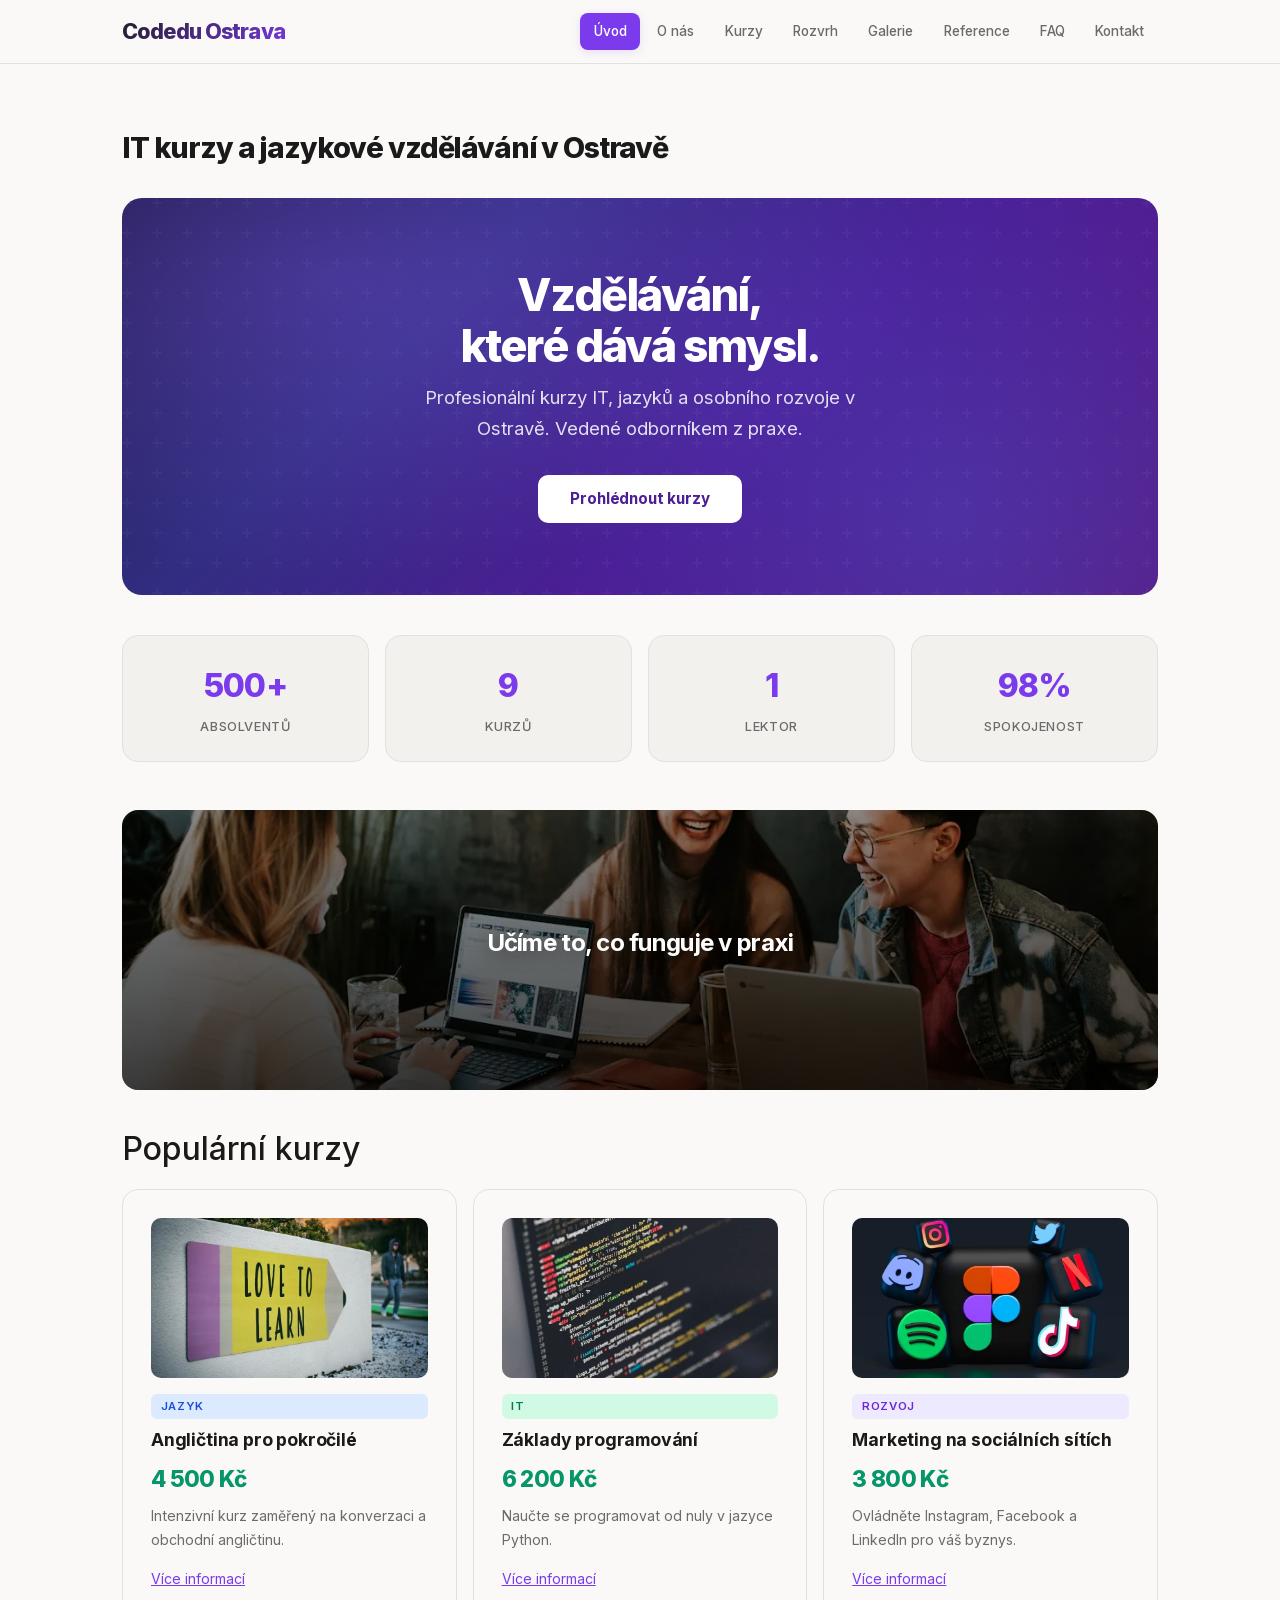
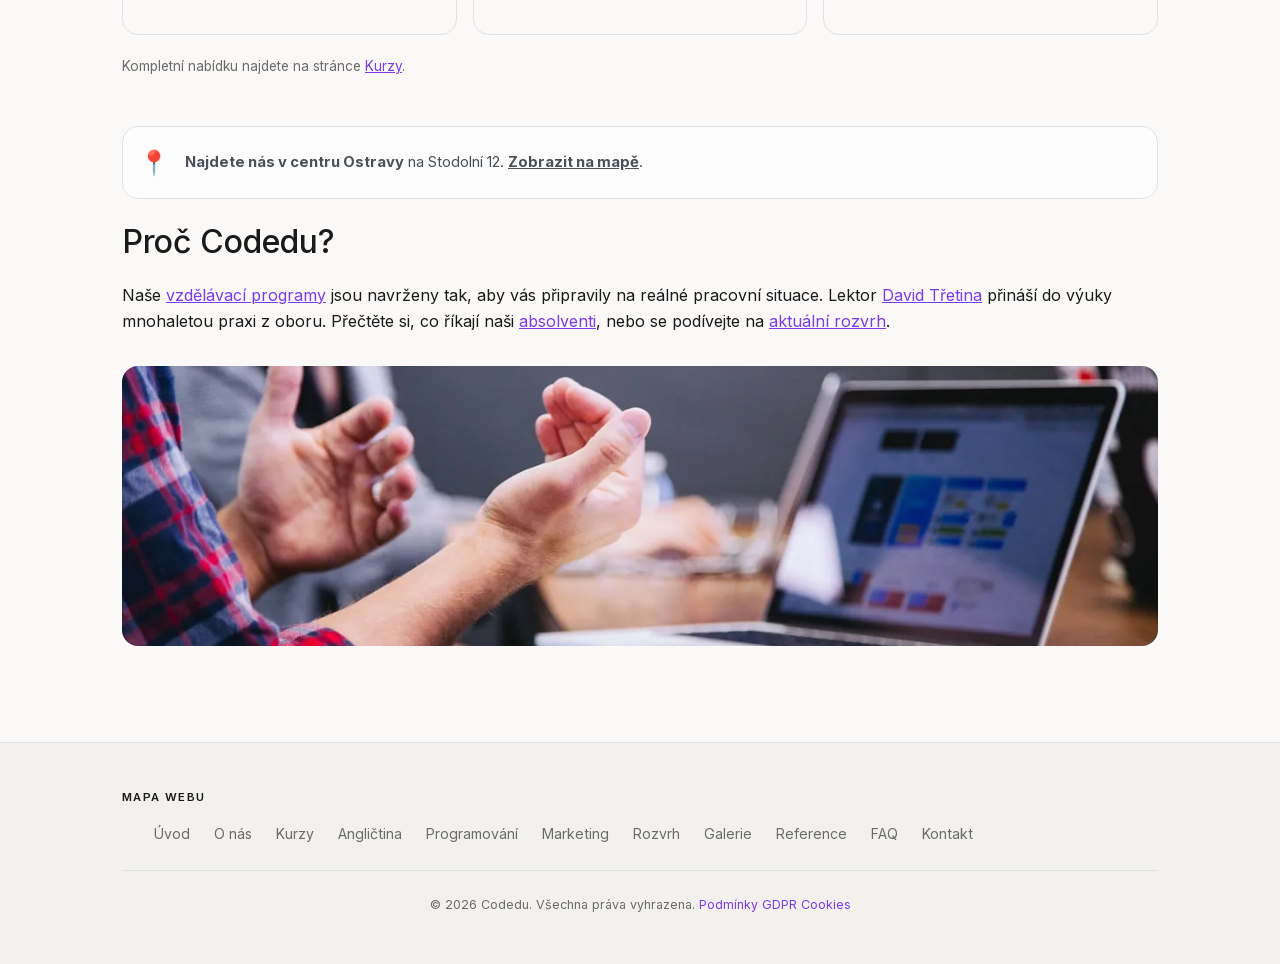
<file: index.html>
<!DOCTYPE html>
<html lang="cs">
<head>
    <meta charset="UTF-8">
    <meta name="viewport" content="width=device-width, initial-scale=1">
    <meta name="description" content="Profesionální IT kurzy, jazykové vzdělávání a kurzy osobního rozvoje v Ostravě. Vedeno odborníkem z praxe – Codedu Ostrava.">
    <title>IT kurzy a jazykové vzdělávání v Ostravě | Codedu Ostrava</title>
    <!-- Google tag (gtag.js) -->
    <script async src="https://www.googletagmanager.com/gtag/js?id=G-5Y0FBFEEMH"></script>
    <script>
      window.dataLayer = window.dataLayer || [];
      function gtag(){dataLayer.push(arguments);}
      gtag('js', new Date());

      gtag('config', 'G-5Y0FBFEEMH');
    </script>
    <link rel="preload" as="image" imagesrcset="img/studenti-vyuka-800.webp 800w, img/studenti-vyuka.webp 1200w" imagesizes="(max-width: 1100px) 100vw, 1100px" type="image/webp" fetchpriority="high">
    <link rel="preload" as="font" href="css/fonts/Inter-latin.woff2" type="font/woff2" crossorigin>
    <link rel="preload" as="font" href="css/fonts/Inter-latin-ext.woff2" type="font/woff2" crossorigin>
    <link rel="stylesheet" href="https://cdn.jsdelivr.net/npm/bootstrap@5.3.3/dist/css/bootstrap.min.css">
    <link rel="stylesheet" href="css/style.min.css">
    <script src="https://code.jquery.com/jquery-3.7.1.min.js" defer></script>
    <script src="https://cdn.jsdelivr.net/npm/bootstrap@5.3.3/dist/js/bootstrap.bundle.min.js" defer></script>
</head>
<body>
    <div class="page-wrapper">
    <header class="site-header">
        <a href="index.html" class="logo">Codedu Ostrava</a>
        <nav>
            <ul>
                <li><a href="index.html" class="active">Úvod</a></li>
                <li><a href="o-nas/">O nás</a></li>
                <li><a href="kurzy/">Kurzy</a></li>
                <li><a href="rozvrh/">Rozvrh</a></li>
                <li><a href="galerie/">Galerie</a></li>
                <li><a href="reference/">Reference</a></li>
                <li><a href="faq/">FAQ</a></li>
                <li><a href="kontakt/">Kontakt</a></li>
            </ul>
        </nav>
    </header>

        <main class="main-content">
            <h1>IT kurzy a jazykové vzdělávání v Ostravě</h1>

            <section>
                <div class="hero">
                    <h2>Vzdělávání,<br>které dává smysl.</h2>
                    <p>Profesionální kurzy IT, jazyků a osobního rozvoje v Ostravě. Vedené odborníkem z praxe.</p>
                    <a href="kurzy/" class="btn">Prohlédnout kurzy</a>
                </div>

                <div class="stats">
                    <div class="stat">
                        <div class="number">500+</div>
                        <div class="label">Absolventů</div>
                    </div>
                    <div class="stat">
                        <div class="number">9</div>
                        <div class="label">Kurzů</div>
                    </div>
                    <div class="stat">
                        <div class="number">1</div>
                        <div class="label">Lektor</div>
                    </div>
                    <div class="stat">
                        <div class="number">98%</div>
                        <div class="label">Spokojenost</div>
                    </div>
                </div>
            </section>

            <div class="img-banner">
                <picture>
                    <source type="image/webp" srcset="img/studenti-vyuka-800.webp 800w, img/studenti-vyuka.webp 1200w" sizes="(max-width: 1100px) 100vw, 1100px">
                    <img src="img/studenti-vyuka.jpg" srcset="img/studenti-vyuka-800.jpg 800w, img/studenti-vyuka.jpg 1200w" sizes="(max-width: 1100px) 100vw, 1100px" width="1200" height="800" alt="Studenti při výuce v centru Codedu Ostrava" fetchpriority="high">
                </picture>
                <div class="overlay">
                    <p>Učíme to, co funguje v praxi</p>
                </div>
            </div>

            <section>
                <header>
                    <h2>Populární kurzy</h2>
                </header>
                <div class="card-grid">
                    <div class="card">
                        <picture>
                            <source type="image/webp" srcset="img/anglictina-800.webp 800w, img/anglictina.webp 1200w" sizes="(max-width: 768px) 100vw, 322px">
                            <img src="img/anglictina.jpg" srcset="img/anglictina-800.jpg 800w, img/anglictina.jpg 1200w" sizes="(max-width: 768px) 100vw, 322px" width="1200" height="800" alt="Lektor vyučuje angličtinu pro pokročilé" loading="lazy">
                        </picture>
                        <span class="tag lang">Jazyk</span>
                        <h3>Angličtina pro pokročilé</h3>
                        <p class="price">4 500 Kč</p>
                        <p>Intenzivní kurz zaměřený na konverzaci a obchodní angličtinu.</p>
                        <p><a href="kurzy/anglictina/">Více informací</a></p>
                    </div>
                    <div class="card">
                        <picture>
                            <source type="image/webp" srcset="img/programovani-800.webp 800w, img/programovani.webp 1200w" sizes="(max-width: 768px) 100vw, 322px">
                            <img src="img/programovani.jpg" srcset="img/programovani-800.jpg 800w, img/programovani.jpg 1200w" sizes="(max-width: 768px) 100vw, 322px" width="1200" height="800" alt="Studenti se učí programování v Pythonu" loading="lazy">
                        </picture>
                        <span class="tag it">IT</span>
                        <h3>Základy programování</h3>
                        <p class="price">6 200 Kč</p>
                        <p>Naučte se programovat od nuly v jazyce Python.</p>
                        <p><a href="kurzy/programovani/">Více informací</a></p>
                    </div>
                    <div class="card">
                        <picture>
                            <source type="image/webp" srcset="img/socialni-site-800.webp 800w, img/socialni-site.webp 1200w" sizes="(max-width: 768px) 100vw, 322px">
                            <img src="img/socialni-site.jpg" srcset="img/socialni-site-800.jpg 800w, img/socialni-site.jpg 1200w" sizes="(max-width: 768px) 100vw, 322px" width="1200" height="800" alt="Marketing na sociálních sítích – přednáška" loading="lazy">
                        </picture>
                        <span class="tag dev">Rozvoj</span>
                        <h3>Marketing na sociálních sítích</h3>
                        <p class="price">3 800 Kč</p>
                        <p>Ovládněte Instagram, Facebook a LinkedIn pro váš byznys.</p>
                        <p><a href="kurzy/marketing/">Více informací</a></p>
                    </div>
                </div>
                <footer>
                    <p>Kompletní nabídku najdete na stránce <a href="kurzy/">Kurzy</a>.</p>
                </footer>
            </section>

            <div class="alert alert-light border d-flex align-items-center gap-3 mb-4" role="alert">
                <span style="font-size:1.5rem;" aria-hidden="true">&#x1f4cd;</span>
                <div>
                    <strong>Najdete nás v centru Ostravy</strong> na Stodolní 12. <a href="kontakt/" class="alert-link">Zobrazit na mapě</a>.
                </div>
            </div>

            <section>
                <header>
                    <h2>Proč Codedu?</h2>
                </header>
                <p>Naše <a href="kurzy/">vzdělávací programy</a> jsou navrženy tak, aby vás připravily na reálné pracovní situace. Lektor <a href="o-nas/">David Třetina</a> přináší do výuky mnohaletou praxi z oboru. Přečtěte si, co říkají naši <a href="reference/">absolventi</a>, nebo se podívejte na <a href="rozvrh/">aktuální rozvrh</a>.</p>
                <picture>
                    <source type="image/webp" srcset="img/kancelar-800.webp 800w, img/kancelar.webp 1200w" sizes="(max-width: 1100px) 100vw, 1100px">
                    <img src="img/kancelar.jpg" srcset="img/kancelar-800.jpg 800w, img/kancelar.jpg 1200w" sizes="(max-width: 1100px) 100vw, 1100px" width="1200" height="800" alt="Moderní vzdělávací prostor Codedu v Ostravě" loading="lazy" style="width:100%;height:280px;object-fit:cover;border-radius:var(--radius);margin-top:1rem;">
                </picture>
            </section>
        </main>

    <footer class="site-footer">
        <nav>
            <h3>Mapa webu</h3>
            <ul>
                <li><a href="index.html">Úvod</a></li>
                <li><a href="o-nas/">O nás</a></li>
                <li><a href="kurzy/">Kurzy</a></li>
                <li><a href="kurzy/anglictina/">Angličtina</a></li>
                <li><a href="kurzy/programovani/">Programování</a></li>
                <li><a href="kurzy/marketing/">Marketing</a></li>
                <li><a href="rozvrh/">Rozvrh</a></li>
                <li><a href="galerie/">Galerie</a></li>
                <li><a href="reference/">Reference</a></li>
                <li><a href="faq/">FAQ</a></li>
                <li><a href="kontakt/">Kontakt</a></li>
            </ul>
        </nav>
        <div class="copyright">
            <p>&copy; 2026 Codedu. Všechna práva vyhrazena. <a href="#">Podmínky</a> <a href="#">GDPR</a> <a href="#">Cookies</a></p>
        </div>
    </footer>
    </div>
    <script src="js/main.min.js" defer></script>
    <script src="js/gallery.min.js" defer></script>
</body>
</html>
</file>
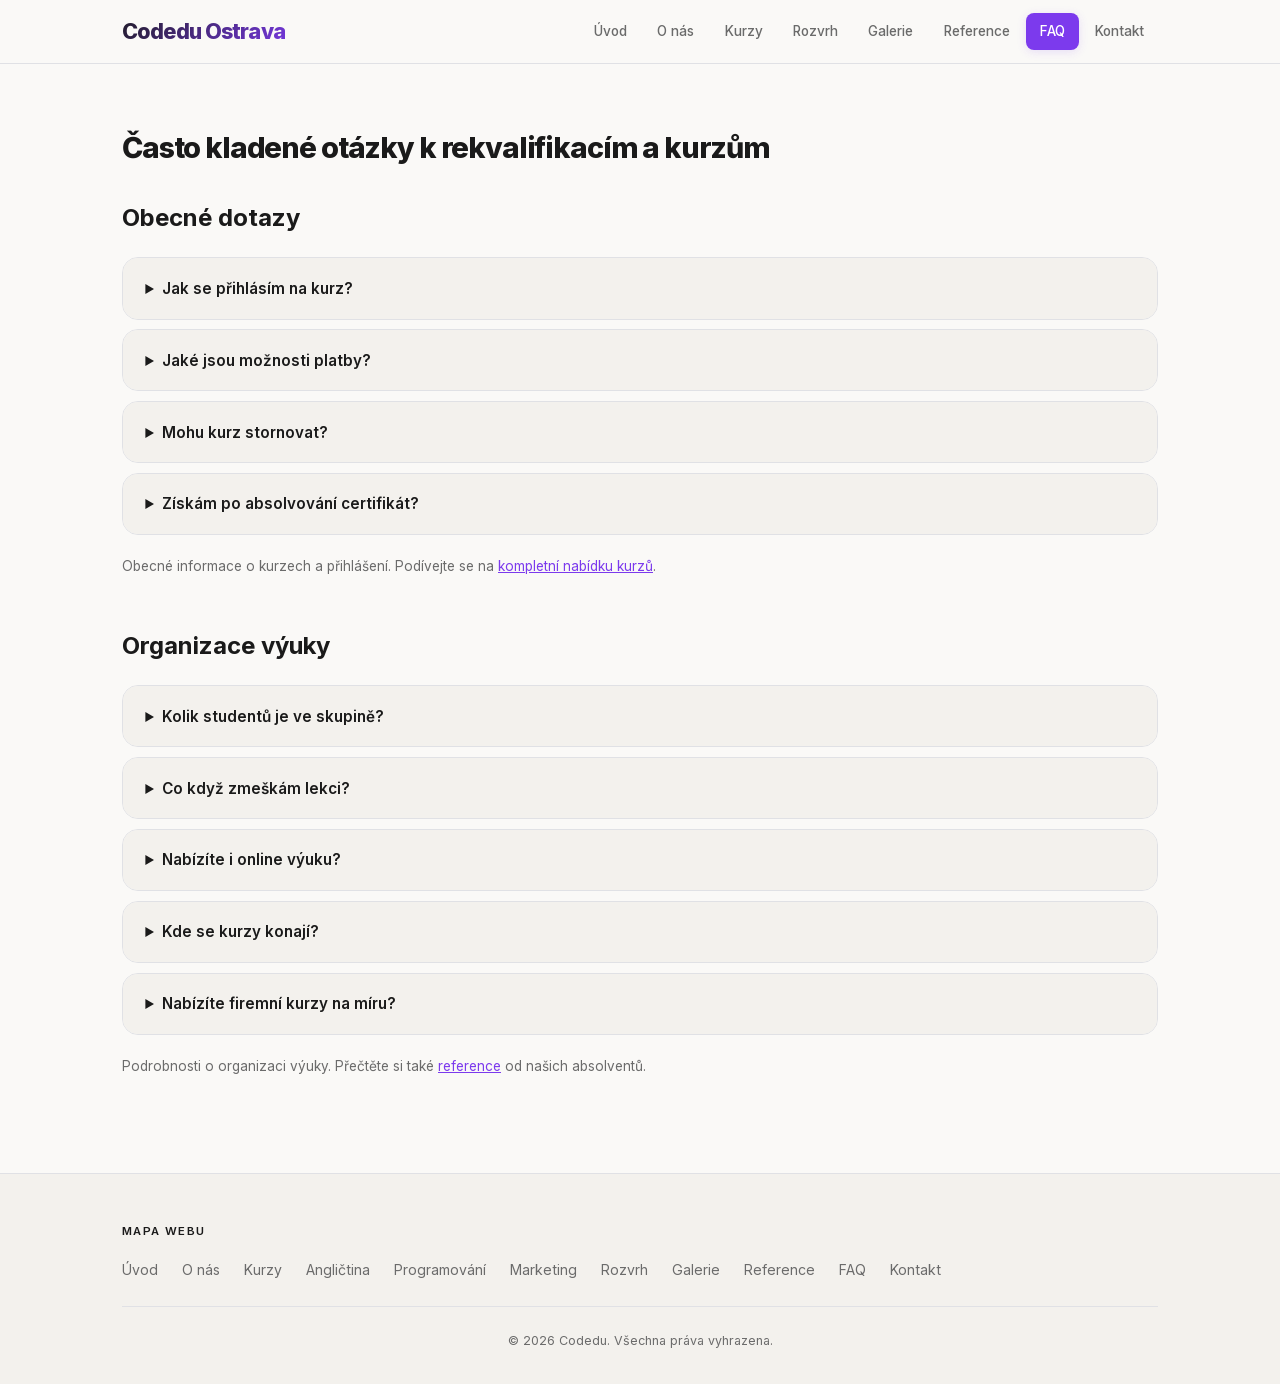
<file: faq/index.html>
<!DOCTYPE html>
<html lang="cs">
<head>
    <meta charset="UTF-8">
    <meta name="viewport" content="width=device-width, initial-scale=1.0">
    <meta name="description" content="Často kladené dotazy a odpovědi.">
    <title>Často kladené otázky k rekvalifikacím a kurzům | Codedu</title>
    <!-- Google tag (gtag.js) -->
    <script async src="https://www.googletagmanager.com/gtag/js?id=G-5Y0FBFEEMH"></script>
    <script>
      window.dataLayer = window.dataLayer || [];
      function gtag(){dataLayer.push(arguments);}
      gtag('js', new Date());

      gtag('config', 'G-5Y0FBFEEMH');
    </script>
    <link rel="stylesheet" href="../css/style.min.css">
</head>
<body>
    <div class="page-wrapper">
    <header class="site-header">
        <a href="../" class="logo">Codedu Ostrava</a>
        <nav>
            <ul>
                <li><a href="../">Úvod</a></li>
                <li><a href="../o-nas/">O nás</a></li>
                <li><a href="../kurzy/">Kurzy</a></li>
                <li><a href="../rozvrh/">Rozvrh</a></li>
                <li><a href="../galerie/">Galerie</a></li>
                <li><a href="../reference/">Reference</a></li>
                <li><a href="../faq/" class="active">FAQ</a></li>
                <li><a href="../kontakt/">Kontakt</a></li>
            </ul>
        </nav>
    </header>

        <main class="main-content">
            <h1>Často kladené otázky k rekvalifikacím a kurzům</h1>

            <section>
                <header>
                    <h2>Obecné dotazy</h2>
                </header>

                <details>
                    <summary>Jak se přihlásím na kurz?</summary>
                    <div class="answer">
                        <p>Přihlásit se můžete prostřednictvím našeho <a href="../kontakt/">kontaktního formuláře</a>, e-mailem na info@codedu.cz nebo telefonicky na +420 222 333 444. Po přihlášení obdržíte potvrzovací e-mail s platebními údaji.</p>
                    </div>
                </details>

                <details>
                    <summary>Jaké jsou možnosti platby?</summary>
                    <div class="answer">
                        <p>Přijímáme bankovní převod, platbu kartou a hotovost na recepci. U kurzů nad 5 000 Kč nabízíme možnost platby ve dvou splátkách.</p>
                    </div>
                </details>

                <details>
                    <summary>Mohu kurz stornovat?</summary>
                    <div class="answer">
                        <p>Ano, do 7 dnů před zahájením kurzu je storno zdarma. Při pozdějším stornování účtujeme storno poplatek 30 %. Můžete také převést přihlášku na jinou osobu bez poplatku.</p>
                    </div>
                </details>

                <details>
                    <summary>Získám po absolvování certifikát?</summary>
                    <div class="answer">
                        <p>Ano, po úspěšném absolvování každého kurzu obdržíte certifikát Codedu. U <a href="../kurzy/anglictina/">jazykových kurzů</a> nabízíme také přípravu na mezinárodní certifikáty (Cambridge, Goethe).</p>
                    </div>
                </details>

                <footer>
                    <p>Obecné informace o kurzech a přihlášení. Podívejte se na <a href="../kurzy/">kompletní nabídku kurzů</a>.</p>
                </footer>
            </section>

            <section>
                <header>
                    <h2>Organizace výuky</h2>
                </header>

                <details>
                    <summary>Kolik studentů je ve skupině?</summary>
                    <div class="answer">
                        <p>Jazykové kurzy mají maximálně 10 studentů. IT a odborné kurzy mají maximálně 12 studentů. Tím zajišťujeme individuální přístup ke každému.</p>
                    </div>
                </details>

                <details>
                    <summary>Co když zmeškám lekci?</summary>
                    <div class="answer">
                        <p>Ke každé lekci poskytujeme materiály online. Pokud zmeškáte více než 3 lekce, nabídneme vám individuální doučování za zvýhodněnou cenu.</p>
                    </div>
                </details>

                <details>
                    <summary>Nabízíte i online výuku?</summary>
                    <div class="answer">
                        <p>Ano, většinu kurzů nabízíme i v online formě přes Zoom. Online studenti mají přístup ke stejným materiálům a lektora mohou kontaktovat stejně jako prezenční studenti.</p>
                    </div>
                </details>

                <details>
                    <summary>Kde se kurzy konají?</summary>
                    <div class="answer">
                        <p>Prezenční kurzy probíhají v našich prostorách na adrese Stodolní 12, Ostrava-Centrum. Budova je dostupná tramvají i autobusem (zastávka Elektra). Prohlédněte si naše prostory v <a href="../galerie/">galerii</a>.</p>
                    </div>
                </details>

                <details>
                    <summary>Nabízíte firemní kurzy na míru?</summary>
                    <div class="answer">
                        <p>Ano, připravíme kurz šitý na míru potřebám vaší firmy. Výuka může probíhat u nás nebo přímo u vás ve firmě. <a href="../kontakt/">Kontaktujte nás</a> pro nezávaznou nabídku.</p>
                    </div>
                </details>

                <footer>
                    <p>Podrobnosti o organizaci výuky. Přečtěte si také <a href="../reference/">reference</a> od našich absolventů.</p>
                </footer>
            </section>
        </main>

    <footer class="site-footer">
        <nav>
            <h3>Mapa webu</h3>
            <ul>
                <li><a href="../">Úvod</a></li>
                <li><a href="../o-nas/">O nás</a></li>
                <li><a href="../kurzy/">Kurzy</a></li>
                <li><a href="../kurzy/anglictina/">Angličtina</a></li>
                <li><a href="../kurzy/programovani/">Programování</a></li>
                <li><a href="../kurzy/marketing/">Marketing</a></li>
                <li><a href="../rozvrh/">Rozvrh</a></li>
                <li><a href="../galerie/">Galerie</a></li>
                <li><a href="../reference/">Reference</a></li>
                <li><a href="../faq/">FAQ</a></li>
                <li><a href="../kontakt/">Kontakt</a></li>
            </ul>
        </nav>
        <div class="copyright">
            <p>&copy; 2026 Codedu. Všechna práva vyhrazena.</p>
        </div>
    </footer>
    </div>
    <script src="../js/main.min.js" defer></script>
</body>
</html>
</file>
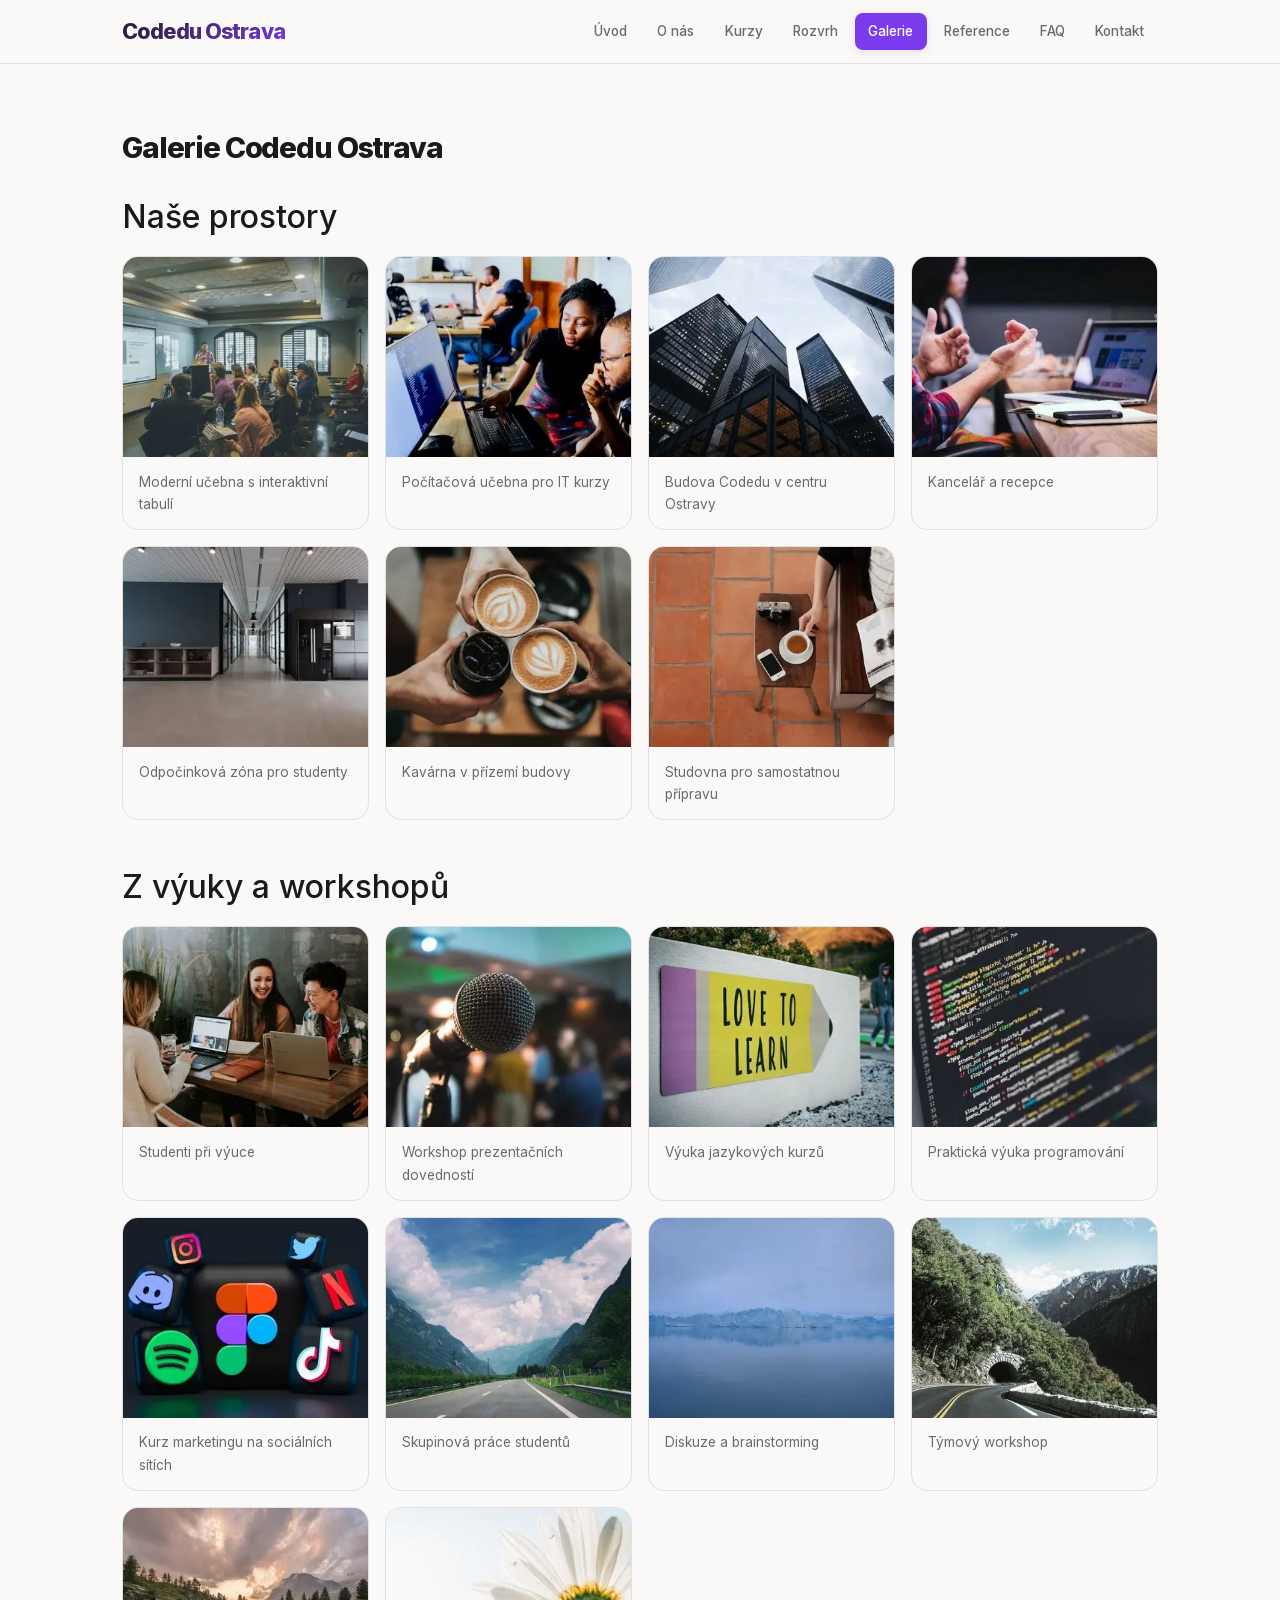
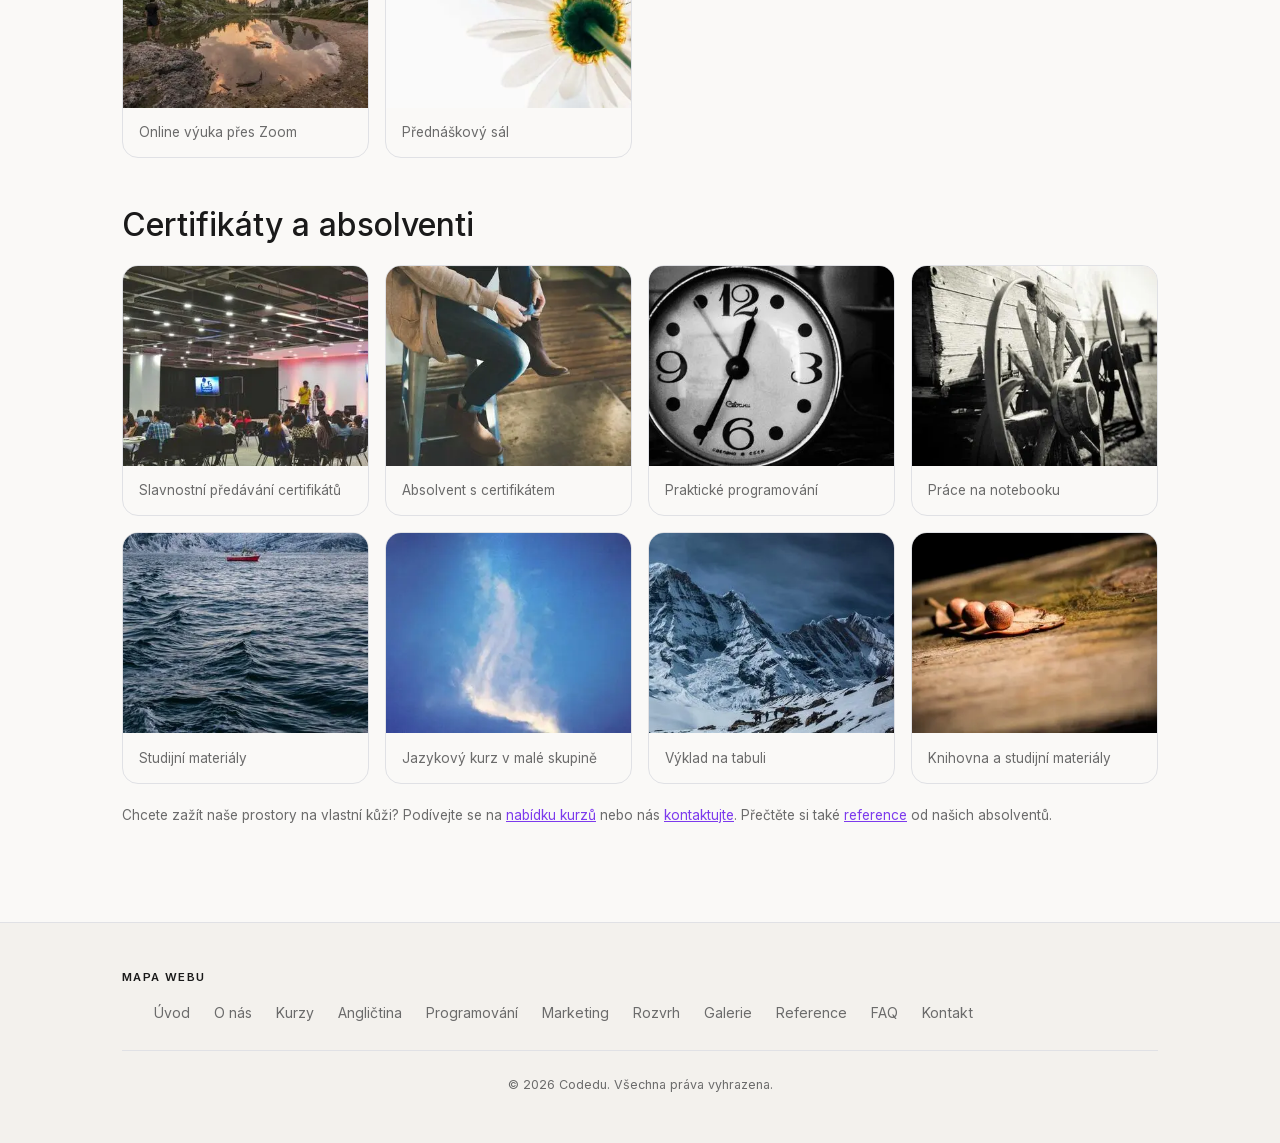
<file: galerie/index.html>
<!DOCTYPE html>
<html lang="cs">
<head>
    <meta charset="UTF-8">
    <meta name="viewport" content="width=device-width, initial-scale=1.0">
    <meta name="description" content="Fotografie a obrázky z kurzů a činnosti agentury.">
    <title>Galerie | Codedu</title>
    <!-- Google tag (gtag.js) -->
    <script async src="https://www.googletagmanager.com/gtag/js?id=G-5Y0FBFEEMH"></script>
    <script>
      window.dataLayer = window.dataLayer || [];
      function gtag(){dataLayer.push(arguments);}
      gtag('js', new Date());

      gtag('config', 'G-5Y0FBFEEMH');
    </script>
    <link rel="stylesheet" href="https://cdn.jsdelivr.net/npm/bootstrap@5.3.3/dist/css/bootstrap.min.css">
    <link rel="stylesheet" href="../css/style.min.css">
</head>
<body>
    <div class="page-wrapper">
    <header class="site-header">
        <a href="../" class="logo">Codedu Ostrava</a>
        <nav>
            <ul>
                <li><a href="../">Úvod</a></li>
                <li><a href="../o-nas/">O nás</a></li>
                <li><a href="../kurzy/">Kurzy</a></li>
                <li><a href="../rozvrh/">Rozvrh</a></li>
                <li><a href="../galerie/" class="active">Galerie</a></li>
                <li><a href="../reference/">Reference</a></li>
                <li><a href="../faq/">FAQ</a></li>
                <li><a href="../kontakt/">Kontakt</a></li>
            </ul>
        </nav>
    </header>

        <main class="main-content">
            <h1>Galerie Codedu Ostrava</h1>

            <section>
                <header>
                    <h2>Naše prostory</h2>
                </header>

                <div class="gallery">
                    <figure>
                        <picture>
                            <source type="image/webp" srcset="../img/vzdelavani-thumb.webp">
                            <img src="../img/vzdelavani-thumb.jpg" alt="Moderní učebna s interaktivní tabulí v Codedu" width="400" height="267" data-large="../img/vzdelavani.jpg" fetchpriority="high">
                        </picture>
                        <figcaption>Moderní učebna s interaktivní tabulí</figcaption>
                    </figure>

                    <figure>
                        <picture>
                            <source type="image/webp" srcset="../img/pocitacova-ucebna-thumb.webp">
                            <img src="../img/pocitacova-ucebna-thumb.jpg" alt="Počítačová učebna pro IT kurzy Codedu" width="400" height="267" data-large="../img/pocitacova-ucebna.jpg" loading="lazy">
                        </picture>
                        <figcaption>Počítačová učebna pro IT kurzy</figcaption>
                    </figure>

                    <figure>
                        <picture>
                            <source type="image/webp" srcset="../img/budova-thumb.webp">
                            <img src="../img/budova-thumb.jpg" alt="Budova Codedu v centru Ostravy na Stodolní" width="400" height="267" data-large="../img/budova.jpg" loading="lazy">
                        </picture>
                        <figcaption>Budova Codedu v centru Ostravy</figcaption>
                    </figure>

                    <figure>
                        <picture>
                            <source type="image/webp" srcset="../img/kancelar-thumb.webp">
                            <img src="../img/kancelar-thumb.jpg" alt="Kancelář a recepce vzdělávací agentury" width="400" height="267" data-large="../img/kancelar.jpg" loading="lazy">
                        </picture>
                        <figcaption>Kancelář a recepce</figcaption>
                    </figure>

                    <figure>
                        <picture>
                            <source type="image/webp" srcset="../img/odpocinkova-zona-thumb.webp">
                            <img src="../img/odpocinkova-zona-thumb.jpg" alt="Odpočinková zóna pro studenty Codedu" width="400" height="267" data-large="../img/odpocinkova-zona.jpg" loading="lazy">
                        </picture>
                        <figcaption>Odpočinková zóna pro studenty</figcaption>
                    </figure>

                    <figure>
                        <picture>
                            <source type="image/webp" srcset="../img/kavarna-thumb.webp">
                            <img src="../img/kavarna-thumb.jpg" alt="Kavárna v přízemí budovy Codedu" width="400" height="267" data-large="../img/kavarna.jpg" loading="lazy">
                        </picture>
                        <figcaption>Kavárna v přízemí budovy</figcaption>
                    </figure>

                    <figure>
                        <picture>
                            <source type="image/webp" srcset="../img/studovna-thumb.webp">
                            <img src="../img/studovna-thumb.jpg" alt="Studovna pro samostatnou přípravu" width="400" height="300" data-large="../img/studovna.jpg" loading="lazy">
                        </picture>
                        <figcaption>Studovna pro samostatnou přípravu</figcaption>
                    </figure>
                </div>
            </section>

            <section>
                <header>
                    <h2>Z výuky a workshopů</h2>
                </header>

                <div class="gallery">
                    <figure>
                        <picture>
                            <source type="image/webp" srcset="../img/studenti-vyuka-thumb.webp">
                            <img src="../img/studenti-vyuka-thumb.jpg" alt="Studenti při výuce IT kurzu v Ostravě" width="400" height="267" data-large="../img/studenti-vyuka.jpg" loading="lazy">
                        </picture>
                        <figcaption>Studenti při výuce</figcaption>
                    </figure>

                    <figure>
                        <picture>
                            <source type="image/webp" srcset="../img/prezentace-thumb.webp">
                            <img src="../img/prezentace-thumb.jpg" alt="Workshop prezentačních dovedností" width="400" height="267" data-large="../img/prezentace.jpg" loading="lazy">
                        </picture>
                        <figcaption>Workshop prezentačních dovedností</figcaption>
                    </figure>

                    <figure>
                        <picture>
                            <source type="image/webp" srcset="../img/anglictina-thumb.webp">
                            <img src="../img/anglictina-thumb.jpg" alt="Výuka jazykových kurzů angličtiny" width="400" height="267" data-large="../img/anglictina.jpg" loading="lazy">
                        </picture>
                        <figcaption>Výuka jazykových kurzů</figcaption>
                    </figure>

                    <figure>
                        <picture>
                            <source type="image/webp" srcset="../img/programovani-thumb.webp">
                            <img src="../img/programovani-thumb.jpg" alt="Praktická výuka programování v Pythonu" width="400" height="267" data-large="../img/programovani.jpg" loading="lazy">
                        </picture>
                        <figcaption>Praktická výuka programování</figcaption>
                    </figure>

                    <figure>
                        <picture>
                            <source type="image/webp" srcset="../img/socialni-site-thumb.webp">
                            <img src="../img/socialni-site-thumb.jpg" alt="Kurz marketingu na sociálních sítích" width="400" height="267" data-large="../img/socialni-site.jpg" loading="lazy">
                        </picture>
                        <figcaption>Kurz marketingu na sociálních sítích</figcaption>
                    </figure>

                    <figure>
                        <picture>
                            <source type="image/webp" srcset="../img/skupina-studentu-thumb.webp">
                            <img src="../img/skupina-studentu-thumb.jpg" alt="Skupinová práce studentů Codedu" width="400" height="300" data-large="../img/skupina-studentu.jpg" loading="lazy">
                        </picture>
                        <figcaption>Skupinová práce studentů</figcaption>
                    </figure>

                    <figure>
                        <picture>
                            <source type="image/webp" srcset="../img/diskuze-thumb.webp">
                            <img src="../img/diskuze-thumb.jpg" alt="Diskuze a brainstorming během workshopu" width="400" height="300" data-large="../img/diskuze.jpg" loading="lazy">
                        </picture>
                        <figcaption>Diskuze a brainstorming</figcaption>
                    </figure>

                    <figure>
                        <picture>
                            <source type="image/webp" srcset="../img/team-workshop-thumb.webp">
                            <img src="../img/team-workshop-thumb.jpg" alt="Týmový workshop v Codedu Ostrava" width="400" height="300" data-large="../img/team-workshop.jpg" loading="lazy">
                        </picture>
                        <figcaption>Týmový workshop</figcaption>
                    </figure>

                    <figure>
                        <picture>
                            <source type="image/webp" srcset="../img/online-vyuka-thumb.webp">
                            <img src="../img/online-vyuka-thumb.jpg" alt="Online výuka kurzů přes Zoom" width="400" height="300" data-large="../img/online-vyuka.jpg" loading="lazy">
                        </picture>
                        <figcaption>Online výuka přes Zoom</figcaption>
                    </figure>

                    <figure>
                        <picture>
                            <source type="image/webp" srcset="../img/prednasky-thumb.webp">
                            <img src="../img/prednasky-thumb.jpg" alt="Přednáškový sál pro větší skupiny" width="400" height="300" data-large="../img/prednasky.jpg" loading="lazy">
                        </picture>
                        <figcaption>Přednáškový sál</figcaption>
                    </figure>
                </div>
            </section>

            <section>
                <header>
                    <h2>Certifikáty a absolventi</h2>
                </header>

                <div class="gallery">
                    <figure>
                        <picture>
                            <source type="image/webp" srcset="../img/certifikaty-thumb.webp">
                            <img src="../img/certifikaty-thumb.jpg" alt="Slavnostní předávání certifikátů absolventům" width="400" height="267" data-large="../img/certifikaty.jpg" loading="lazy">
                        </picture>
                        <figcaption>Slavnostní předávání certifikátů</figcaption>
                    </figure>

                    <figure>
                        <picture>
                            <source type="image/webp" srcset="../img/absolvent-thumb.webp">
                            <img src="../img/absolvent-thumb.jpg" alt="Absolvent kurzu s certifikátem Codedu" width="400" height="300" data-large="../img/absolvent.jpg" loading="lazy">
                        </picture>
                        <figcaption>Absolvent s certifikátem</figcaption>
                    </figure>

                    <figure>
                        <picture>
                            <source type="image/webp" srcset="../img/kodovani-thumb.webp">
                            <img src="../img/kodovani-thumb.jpg" alt="Student při praktickém programování" width="400" height="300" data-large="../img/kodovani.jpg" loading="lazy">
                        </picture>
                        <figcaption>Praktické programování</figcaption>
                    </figure>

                    <figure>
                        <picture>
                            <source type="image/webp" srcset="../img/notebook-thumb.webp">
                            <img src="../img/notebook-thumb.jpg" alt="Práce na notebooku během kurzu" width="400" height="300" data-large="../img/notebook.jpg" loading="lazy">
                        </picture>
                        <figcaption>Práce na notebooku</figcaption>
                    </figure>

                    <figure>
                        <picture>
                            <source type="image/webp" srcset="../img/poznamky-thumb.webp">
                            <img src="../img/poznamky-thumb.jpg" alt="Poznámky a materiály z kurzů" width="400" height="300" data-large="../img/poznamky.jpg" loading="lazy">
                        </picture>
                        <figcaption>Studijní materiály</figcaption>
                    </figure>

                    <figure>
                        <picture>
                            <source type="image/webp" srcset="../img/jazykovy-kurz-thumb.webp">
                            <img src="../img/jazykovy-kurz-thumb.jpg" alt="Výuka jazykového kurzu v malé skupině" width="400" height="300" data-large="../img/jazykovy-kurz.jpg" loading="lazy">
                        </picture>
                        <figcaption>Jazykový kurz v malé skupině</figcaption>
                    </figure>

                    <figure>
                        <picture>
                            <source type="image/webp" srcset="../img/tabule-thumb.webp">
                            <img src="../img/tabule-thumb.jpg" alt="Výklad na tabuli během lekce" width="400" height="300" data-large="../img/tabule.jpg" loading="lazy">
                        </picture>
                        <figcaption>Výklad na tabuli</figcaption>
                    </figure>

                    <figure>
                        <picture>
                            <source type="image/webp" srcset="../img/knihovna-thumb.webp">
                            <img src="../img/knihovna-thumb.jpg" alt="Knihovna a studijní materiály Codedu" width="400" height="300" data-large="../img/knihovna.jpg" loading="lazy">
                        </picture>
                        <figcaption>Knihovna a studijní materiály</figcaption>
                    </figure>
                </div>

                <footer>
                    <p>Chcete zažít naše prostory na vlastní kůži? Podívejte se na <a href="../kurzy/">nabídku kurzů</a> nebo nás <a href="../kontakt/">kontaktujte</a>. Přečtěte si také <a href="../reference/">reference</a> od našich absolventů.</p>
                </footer>
            </section>
        </main>

    <!-- Bootstrap Modal Lightbox -->
    <div class="modal fade" id="galleryModal" tabindex="-1" role="dialog" aria-label="Lightbox galerie" aria-hidden="true">
        <div class="modal-dialog modal-dialog-centered modal-lg">
            <div class="modal-content bg-dark border-0">
                <div class="modal-header border-0 pb-0">
                    <button type="button" class="btn-close btn-close-white" data-bs-dismiss="modal" aria-label="Zavřít"></button>
                </div>
                <div class="modal-body text-center p-2">
                    <img id="modalImage" src="[data-uri]" alt="" class="img-fluid rounded">
                </div>
                <div class="modal-footer border-0 justify-content-between">
                    <button type="button" class="btn btn-outline-light btn-sm" id="modalPrev">&#8249; Předchozí</button>
                    <p id="modalCaption" class="text-light mb-0 small"></p>
                    <button type="button" class="btn btn-outline-light btn-sm" id="modalNext">Další &#8250;</button>
                </div>
            </div>
        </div>
    </div>

    <footer class="site-footer">
        <nav>
            <h3>Mapa webu</h3>
            <ul>
                <li><a href="../">Úvod</a></li>
                <li><a href="../o-nas/">O nás</a></li>
                <li><a href="../kurzy/">Kurzy</a></li>
                <li><a href="../kurzy/anglictina/">Angličtina</a></li>
                <li><a href="../kurzy/programovani/">Programování</a></li>
                <li><a href="../kurzy/marketing/">Marketing</a></li>
                <li><a href="../rozvrh/">Rozvrh</a></li>
                <li><a href="../galerie/">Galerie</a></li>
                <li><a href="../reference/">Reference</a></li>
                <li><a href="../faq/">FAQ</a></li>
                <li><a href="../kontakt/">Kontakt</a></li>
            </ul>
        </nav>
        <div class="copyright">
            <p>&copy; 2026 Codedu. Všechna práva vyhrazena.</p>
        </div>
    </footer>
    </div>
    <script src="https://code.jquery.com/jquery-3.7.1.min.js"></script>
    <script src="https://cdn.jsdelivr.net/npm/bootstrap@5.3.3/dist/js/bootstrap.bundle.min.js"></script>
    <script src="../js/main.min.js" defer></script>
    <script src="../js/gallery.min.js" defer></script>
</body>
</html>
</file>
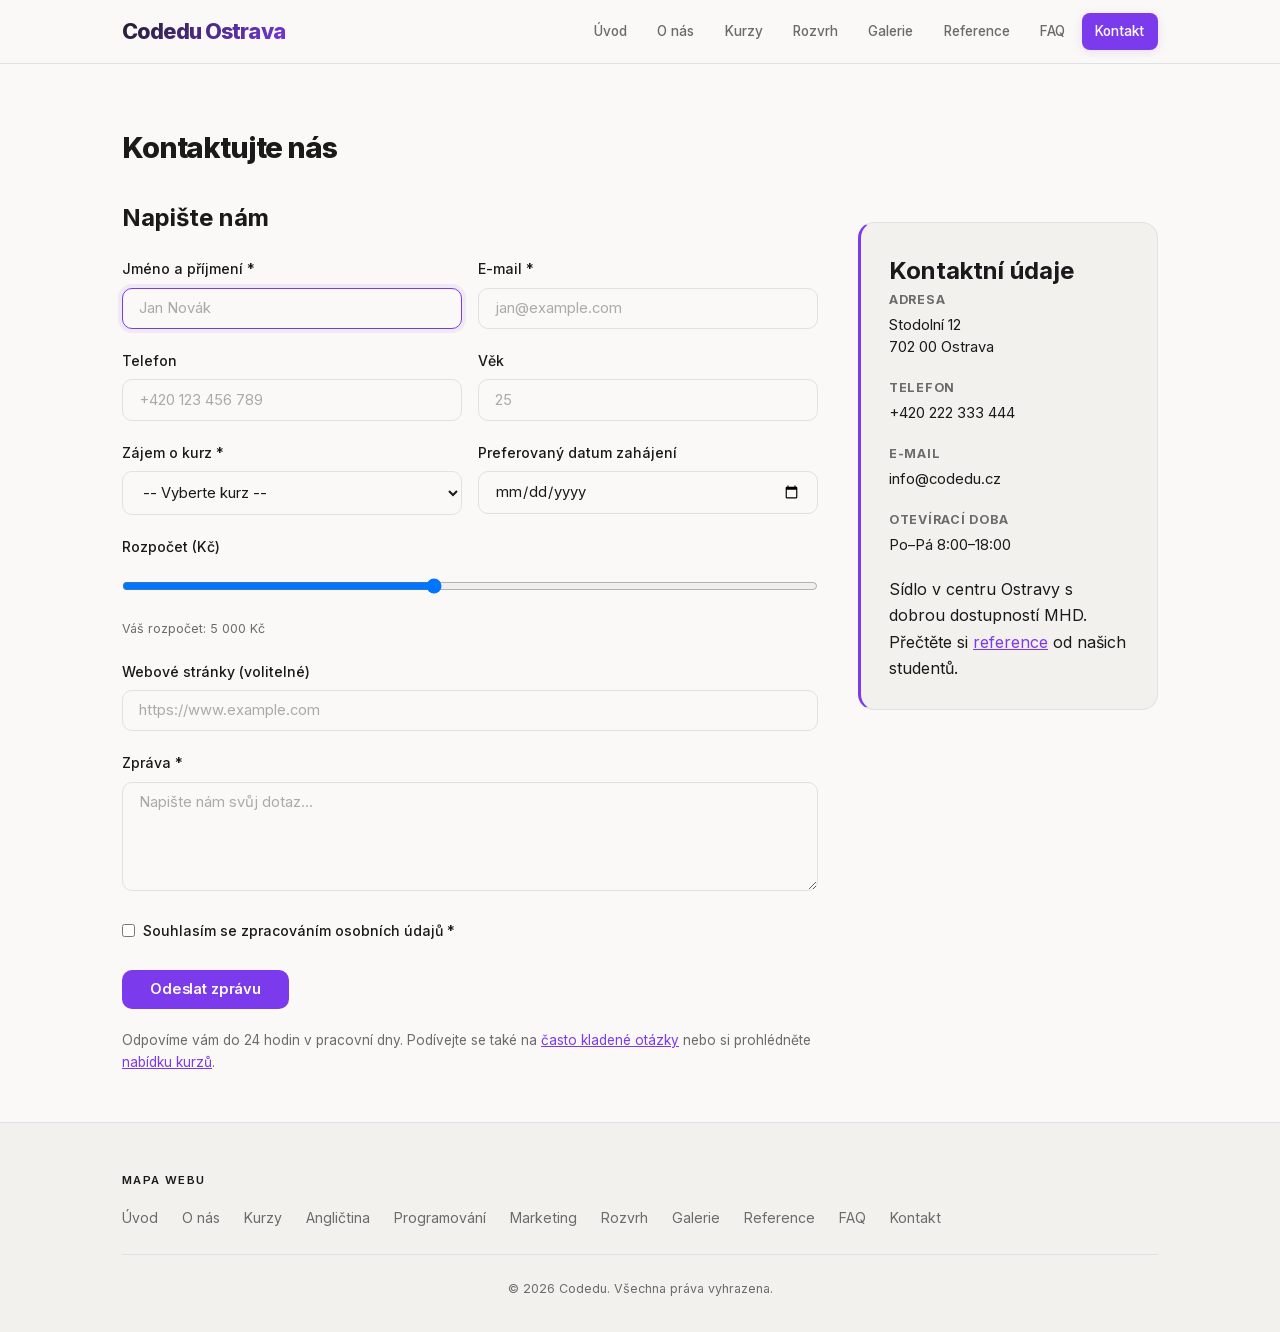
<file: kontakt/index.html>
<!DOCTYPE html>
<html lang="cs">
<head>
    <meta charset="UTF-8">
    <meta name="viewport" content="width=device-width, initial-scale=1.0">
    <meta name="description" content="Kontaktní údaje a formulář pro dotazy.">
    <title>Kontakt | Codedu Ostrava</title>
    <!-- Google tag (gtag.js) -->
    <script async src="https://www.googletagmanager.com/gtag/js?id=G-5Y0FBFEEMH"></script>
    <script>
      window.dataLayer = window.dataLayer || [];
      function gtag(){dataLayer.push(arguments);}
      gtag('js', new Date());

      gtag('config', 'G-5Y0FBFEEMH');
    </script>
    <link rel="stylesheet" href="../css/style.min.css">
</head>
<body>
    <div class="page-wrapper">
    <header class="site-header">
        <a href="../" class="logo">Codedu Ostrava</a>
        <nav>
            <ul>
                <li><a href="../">Úvod</a></li>
                <li><a href="../o-nas/">O nás</a></li>
                <li><a href="../kurzy/">Kurzy</a></li>
                <li><a href="../rozvrh/">Rozvrh</a></li>
                <li><a href="../galerie/">Galerie</a></li>
                <li><a href="../reference/">Reference</a></li>
                <li><a href="../faq/">FAQ</a></li>
                <li><a href="../kontakt/" class="active">Kontakt</a></li>
            </ul>
        </nav>
    </header>

        <main class="main-content">
            <h1>Kontaktujte nás</h1>

            <div class="contact-layout">
                <section class="contact-form">
                    <header>
                        <h2>Napište nám</h2>
                    </header>

                    <form action="#" method="post">
                        <div class="form-row">
                            <div class="form-group">
                                <label for="name">Jméno a příjmení *</label>
                                <input type="text" id="name" name="name" placeholder="Jan Novák" required autofocus autocomplete="name">
                            </div>
                            <div class="form-group">
                                <label for="email">E-mail *</label>
                                <input type="email" id="email" name="email" placeholder="jan@example.com" required autocomplete="email">
                            </div>
                        </div>

                        <div class="form-row">
                            <div class="form-group">
                                <label for="phone">Telefon</label>
                                <input type="tel" id="phone" name="phone" placeholder="+420 123 456 789" pattern="\+?[0-9\s]{9,15}" autocomplete="tel">
                            </div>
                            <div class="form-group">
                                <label for="age">Věk</label>
                                <input type="number" id="age" name="age" min="15" max="99" placeholder="25">
                            </div>
                        </div>

                        <div class="form-row">
                            <div class="form-group">
                                <label for="course">Zájem o kurz *</label>
                                <select id="course" name="course" required>
                                    <option value="">-- Vyberte kurz --</option>
                                    <option value="anglictina-zacatecnici">Angličtina pro začátečníky</option>
                                    <option value="anglictina-pokrocili">Angličtina pro pokročilé</option>
                                    <option value="nemcina">Němčina pro začátečníky</option>
                                    <option value="programovani">Základy programování</option>
                                    <option value="webovy-vyvoj">Webový vývoj</option>
                                    <option value="excel">Excel pro firmy</option>
                                    <option value="marketing">Marketing na sociálních sítích</option>
                                    <option value="prezentace">Prezentační dovednosti</option>
                                    <option value="time-management">Time management</option>
                                </select>
                            </div>
                            <div class="form-group">
                                <label for="date">Preferovaný datum zahájení</label>
                                <input type="date" id="date" name="date" min="2026-04-01">
                            </div>
                        </div>

                        <div class="form-group">
                            <label for="budget">Rozpočet (Kč)</label>
                            <input type="range" id="budget" name="budget" min="1000" max="10000" step="500" value="5000">
                            <small id="budgetValue">Váš rozpočet: 5 000 Kč</small>
                        </div>

                        <div class="form-group">
                            <label for="website">Webové stránky (volitelné)</label>
                            <input type="url" id="website" name="website" placeholder="https://www.example.com">
                        </div>

                        <div class="form-group">
                            <label for="message">Zpráva *</label>
                            <textarea id="message" name="message" rows="5" placeholder="Napište nám svůj dotaz..." required></textarea>
                        </div>

                        <div class="form-group">
                            <label class="checkbox-label">
                                <input type="checkbox" name="gdpr" required>
                                Souhlasím se zpracováním osobních údajů *
                            </label>
                        </div>

                        <button type="submit">Odeslat zprávu</button>
                    </form>

                    <footer>
                        <p>Odpovíme vám do 24 hodin v pracovní dny. Podívejte se také na <a href="../faq/">často kladené otázky</a> nebo si prohlédněte <a href="../kurzy/">nabídku kurzů</a>.</p>
                    </footer>
                </section>

                <aside class="contact-sidebar">
                    <header>
                        <h2>Kontaktní údaje</h2>
                    </header>

                    <div class="contact-item">
                        <strong>Adresa</strong>
                        <p>Stodolní 12<br>702 00 Ostrava</p>
                    </div>

                    <div class="contact-item">
                        <strong>Telefon</strong>
                        <p>+420 222 333 444</p>
                    </div>

                    <div class="contact-item">
                        <strong>E-mail</strong>
                        <p>info@codedu.cz</p>
                    </div>

                    <div class="contact-item">
                        <strong>Otevírací doba</strong>
                        <p>Po–Pá 8:00–18:00</p>
                    </div>

                    <footer>
                        <p>Sídlo v centru Ostravy s dobrou dostupností MHD. Přečtěte si <a href="../reference/">reference</a> od našich studentů.</p>
                    </footer>
                </aside>
            </div>
        </main>

    <footer class="site-footer">
        <nav>
            <h3>Mapa webu</h3>
            <ul>
                <li><a href="../">Úvod</a></li>
                <li><a href="../o-nas/">O nás</a></li>
                <li><a href="../kurzy/">Kurzy</a></li>
                <li><a href="../kurzy/anglictina/">Angličtina</a></li>
                <li><a href="../kurzy/programovani/">Programování</a></li>
                <li><a href="../kurzy/marketing/">Marketing</a></li>
                <li><a href="../rozvrh/">Rozvrh</a></li>
                <li><a href="../galerie/">Galerie</a></li>
                <li><a href="../reference/">Reference</a></li>
                <li><a href="../faq/">FAQ</a></li>
                <li><a href="../kontakt/">Kontakt</a></li>
            </ul>
        </nav>
        <div class="copyright">
            <p>&copy; 2026 Codedu. Všechna práva vyhrazena.</p>
        </div>
    </footer>
    </div>
    <script src="../js/main.min.js" defer></script>
    <script>
        document.getElementById('budget').addEventListener('input', function() {
            var val = parseInt(this.value).toLocaleString('cs-CZ');
            document.getElementById('budgetValue').textContent = 'Váš rozpočet: ' + val + ' Kč';
        });
    </script>
</body>
</html>
</file>
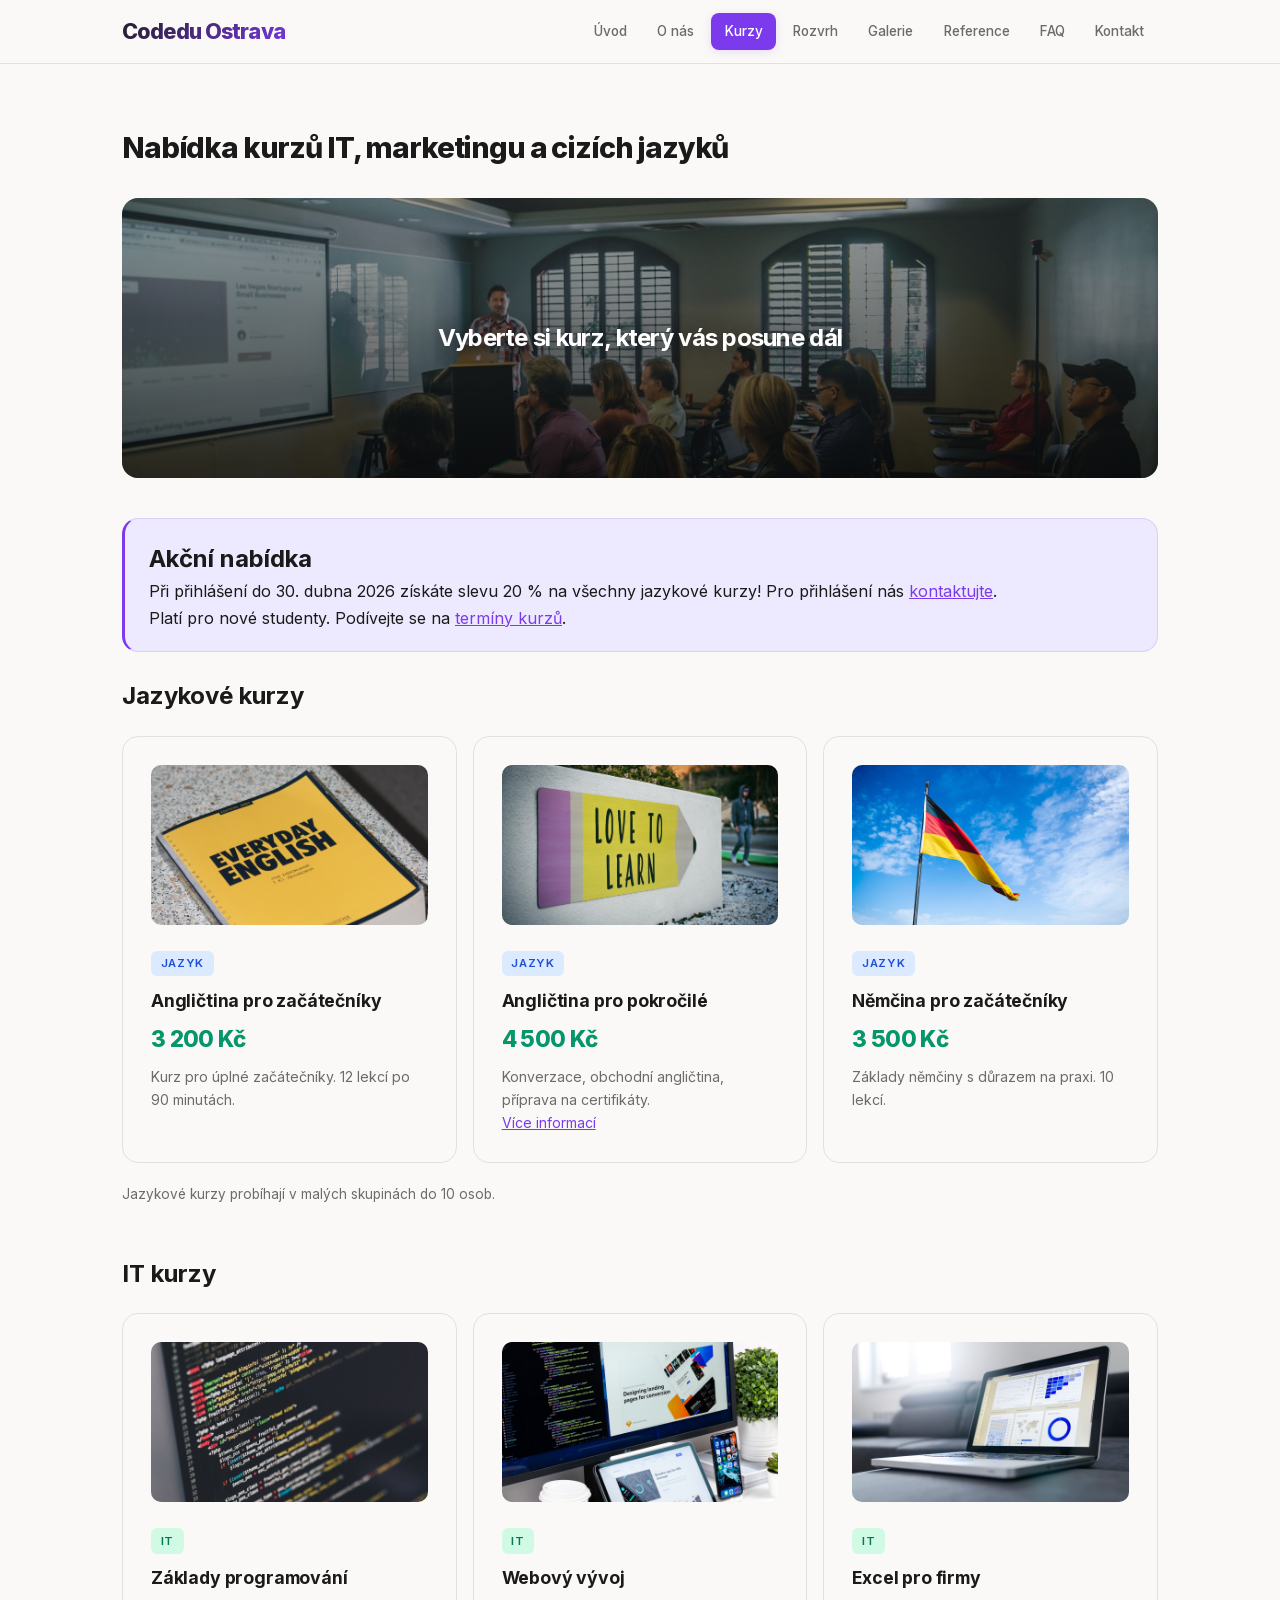
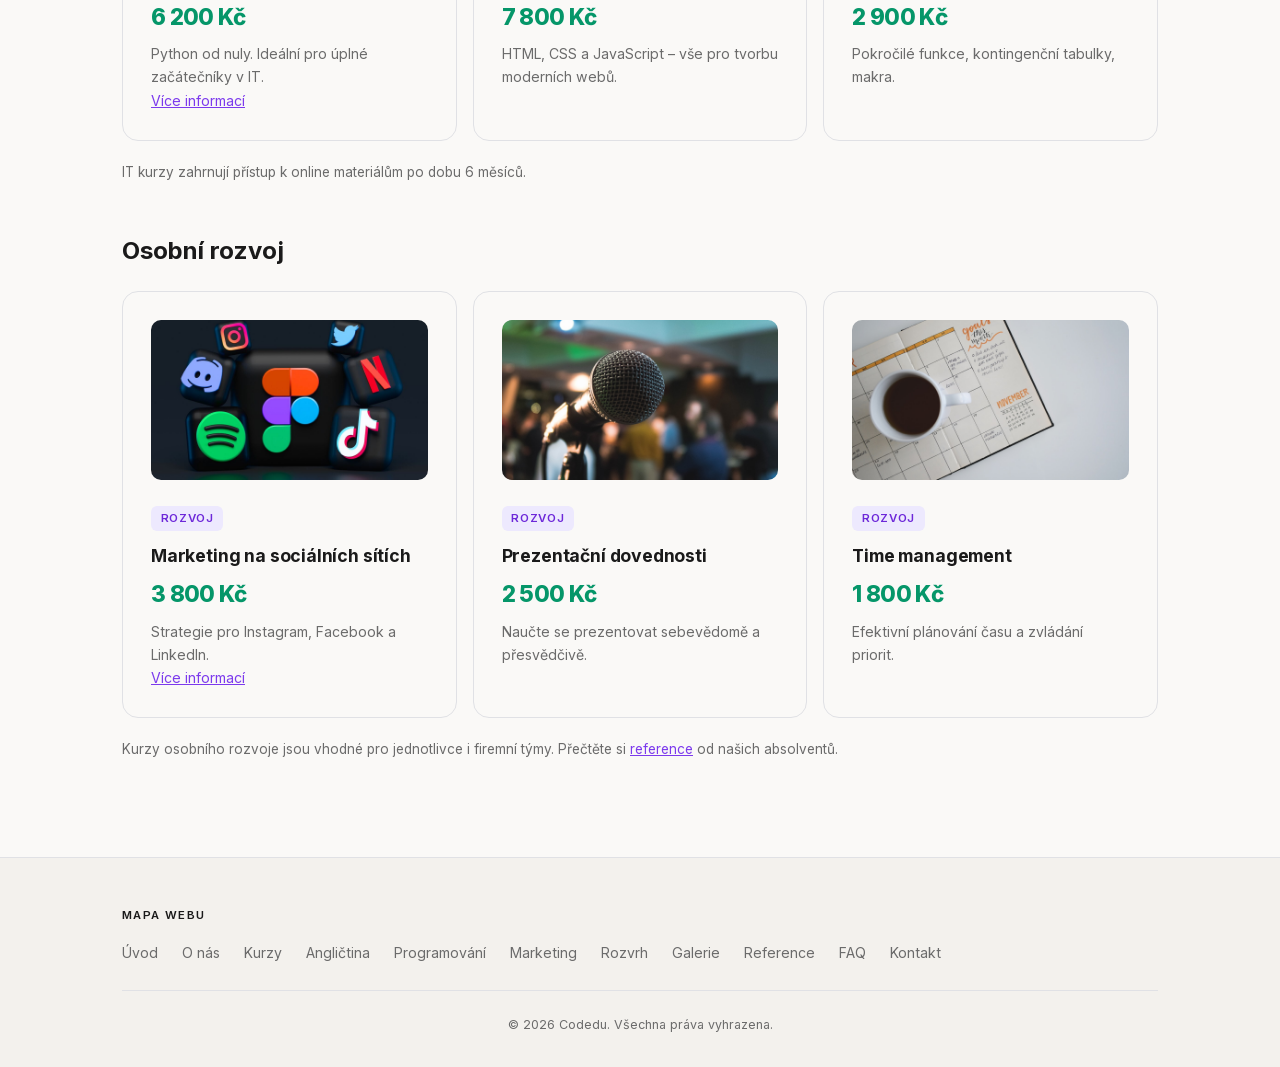
<file: kurzy/index.html>
<!DOCTYPE html>
<html lang="cs">
<head>
    <meta charset="UTF-8">
    <meta name="viewport" content="width=device-width, initial-scale=1.0">
    <meta name="description" content="Katalog dostupných vzdělávacích programů.">
    <title>Nabídka kurzů: IT, marketing a cizí jazyky | Codedu</title>
    <!-- Google tag (gtag.js) -->
    <script async src="https://www.googletagmanager.com/gtag/js?id=G-5Y0FBFEEMH"></script>
    <script>
      window.dataLayer = window.dataLayer || [];
      function gtag(){dataLayer.push(arguments);}
      gtag('js', new Date());

      gtag('config', 'G-5Y0FBFEEMH');
    </script>
    <link rel="stylesheet" href="../css/style.min.css">
</head>
<body>
    <div class="page-wrapper">
    <header class="site-header">
        <a href="../" class="logo">Codedu Ostrava</a>
        <nav>
            <ul>
                <li><a href="../">Úvod</a></li>
                <li><a href="../o-nas/">O nás</a></li>
                <li><a href="../kurzy/" class="active">Kurzy</a></li>
                <li><a href="../rozvrh/">Rozvrh</a></li>
                <li><a href="../galerie/">Galerie</a></li>
                <li><a href="../reference/">Reference</a></li>
                <li><a href="../faq/">FAQ</a></li>
                <li><a href="../kontakt/">Kontakt</a></li>
            </ul>
        </nav>
    </header>

        <main class="main-content">
            <h1>Nabídka kurzů IT, marketingu a cizích jazyků</h1>

            <div class="img-banner">
                <img src="../img/vzdelavani.jpg" alt="Vzdělávání v Codedu Ostrava" fetchpriority="high">
                <div class="overlay">
                    <p>Vyberte si kurz, který vás posune dál</p>
                </div>
            </div>

            <aside>
                <header>
                    <h2>Akční nabídka</h2>
                </header>
                <p>Při přihlášení do <time datetime="2026-04-30">30. dubna 2026</time> získáte slevu 20 % na všechny jazykové kurzy! Pro přihlášení nás <a href="../kontakt/">kontaktujte</a>.</p>
                <footer>
                    <p>Platí pro nové studenty. Podívejte se na <a href="../rozvrh/">termíny kurzů</a>.</p>
                </footer>
            </aside>

            <section>
                <header>
                    <h2>Jazykové kurzy</h2>
                </header>
                <div class="card-grid">
                    <div class="card">
                        <img src="../img/anglictina-zacatecnici.jpg" alt="Kurz angličtiny pro začátečníky v Ostravě" loading="lazy">
                        <span class="tag lang">Jazyk</span>
                        <h3>Angličtina pro začátečníky</h3>
                        <p class="price">3 200 Kč</p>
                        <p>Kurz pro úplné začátečníky. 12 lekcí po 90 minutách.</p>
                    </div>
                    <div class="card">
                        <img src="../img/anglictina.jpg" alt="Kurz angličtiny pro pokročilé" loading="lazy">
                        <span class="tag lang">Jazyk</span>
                        <h3>Angličtina pro pokročilé</h3>
                        <p class="price">4 500 Kč</p>
                        <p>Konverzace, obchodní angličtina, příprava na certifikáty.</p>
                        <p><a href="anglictina/">Více informací</a></p>
                    </div>
                    <div class="card">
                        <img src="../img/nemcina.jpg" alt="Kurz němčiny pro začátečníky" loading="lazy">
                        <span class="tag lang">Jazyk</span>
                        <h3>Němčina pro začátečníky</h3>
                        <p class="price">3 500 Kč</p>
                        <p>Základy němčiny s důrazem na praxi. 10 lekcí.</p>
                    </div>
                </div>
                <footer>
                    <p>Jazykové kurzy probíhají v malých skupinách do 10 osob.</p>
                </footer>
            </section>

            <section>
                <header>
                    <h2>IT kurzy</h2>
                </header>
                <div class="card-grid">
                    <div class="card">
                        <img src="../img/programovani.jpg" alt="Kurz programování v Pythonu" loading="lazy">
                        <span class="tag it">IT</span>
                        <h3>Základy programování</h3>
                        <p class="price">6 200 Kč</p>
                        <p>Python od nuly. Ideální pro úplné začátečníky v IT.</p>
                        <p><a href="programovani/">Více informací</a></p>
                    </div>
                    <div class="card">
                        <img src="../img/webovy-vyvoj.jpg" alt="Kurz webového vývoje" loading="lazy">
                        <span class="tag it">IT</span>
                        <h3>Webový vývoj</h3>
                        <p class="price">7 800 Kč</p>
                        <p>HTML, CSS a JavaScript – vše pro tvorbu moderních webů.</p>
                    </div>
                    <div class="card">
                        <img src="../img/excel.jpg" alt="Kurz Excelu pro firmy" loading="lazy">
                        <span class="tag it">IT</span>
                        <h3>Excel pro firmy</h3>
                        <p class="price">2 900 Kč</p>
                        <p>Pokročilé funkce, kontingenční tabulky, makra.</p>
                    </div>
                </div>
                <footer>
                    <p>IT kurzy zahrnují přístup k online materiálům po dobu 6 měsíců.</p>
                </footer>
            </section>

            <section>
                <header>
                    <h2>Osobní rozvoj</h2>
                </header>
                <div class="card-grid">
                    <div class="card">
                        <img src="../img/socialni-site.jpg" alt="Kurz marketingu na sociálních sítích" loading="lazy">
                        <span class="tag dev">Rozvoj</span>
                        <h3>Marketing na sociálních sítích</h3>
                        <p class="price">3 800 Kč</p>
                        <p>Strategie pro Instagram, Facebook a LinkedIn.</p>
                        <p><a href="marketing/">Více informací</a></p>
                    </div>
                    <div class="card">
                        <img src="../img/prezentace.jpg" alt="Workshop prezentačních dovedností" loading="lazy">
                        <span class="tag dev">Rozvoj</span>
                        <h3>Prezentační dovednosti</h3>
                        <p class="price">2 500 Kč</p>
                        <p>Naučte se prezentovat sebevědomě a přesvědčivě.</p>
                    </div>
                    <div class="card">
                        <img src="../img/time-management.jpg" alt="Kurz time managementu" loading="lazy">
                        <span class="tag dev">Rozvoj</span>
                        <h3>Time management</h3>
                        <p class="price">1 800 Kč</p>
                        <p>Efektivní plánování času a zvládání priorit.</p>
                    </div>
                </div>
                <footer>
                    <p>Kurzy osobního rozvoje jsou vhodné pro jednotlivce i firemní týmy. Přečtěte si <a href="../reference/">reference</a> od našich absolventů.</p>
                </footer>
            </section>
        </main>

    <footer class="site-footer">
        <nav>
            <h3>Mapa webu</h3>
            <ul>
                <li><a href="../">Úvod</a></li>
                <li><a href="../o-nas/">O nás</a></li>
                <li><a href="../kurzy/">Kurzy</a></li>
                <li><a href="anglictina/">Angličtina</a></li>
                <li><a href="programovani/">Programování</a></li>
                <li><a href="marketing/">Marketing</a></li>
                <li><a href="../rozvrh/">Rozvrh</a></li>
                <li><a href="../galerie/">Galerie</a></li>
                <li><a href="../reference/">Reference</a></li>
                <li><a href="../faq/">FAQ</a></li>
                <li><a href="../kontakt/">Kontakt</a></li>
            </ul>
        </nav>
        <div class="copyright">
            <p>&copy; 2026 Codedu. Všechna práva vyhrazena.</p>
        </div>
    </footer>
    </div>
    <script src="../js/main.min.js" defer></script>
</body>
</html>
</file>
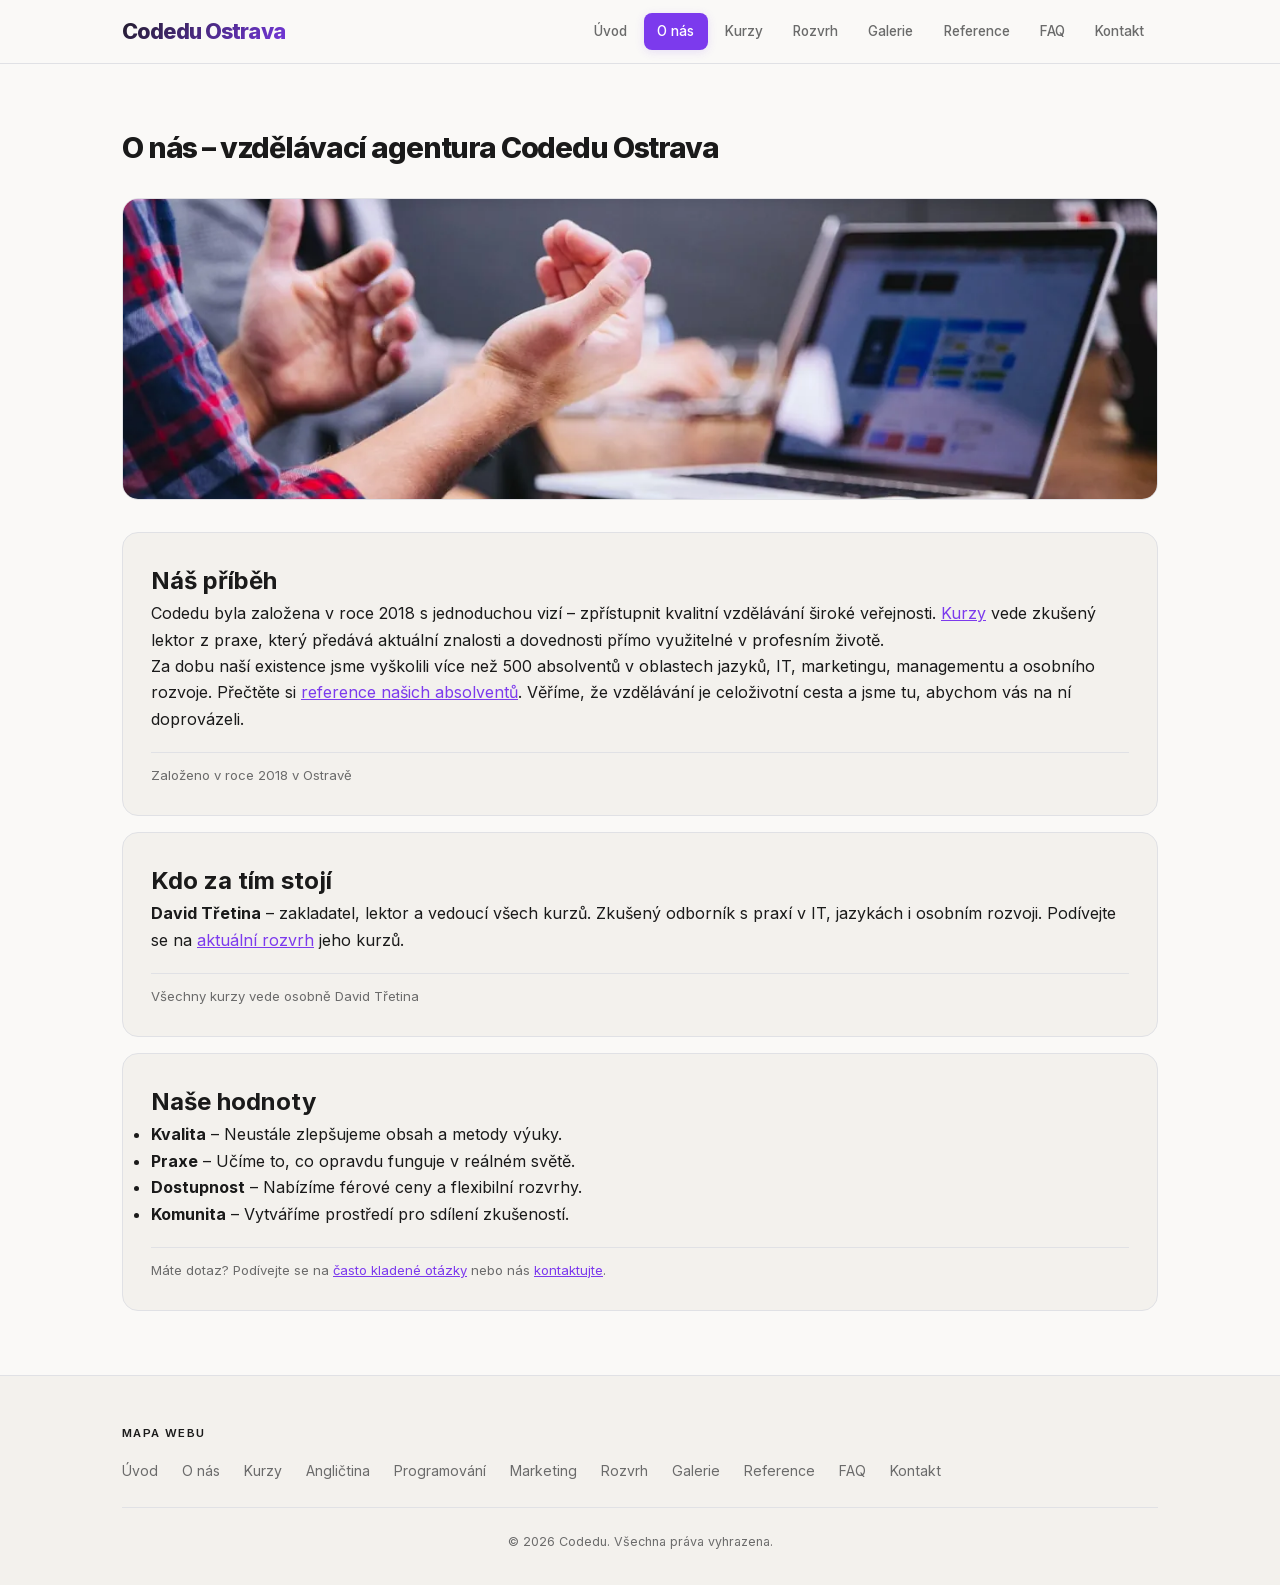
<file: o-nas/index.html>
<!DOCTYPE html>
<html lang="cs">
<head>
    <meta charset="UTF-8">
    <meta name="viewport" content="width=device-width, initial-scale=1.0">
    <meta name="description" content="Představení příběhu agentury a lidí za Codedu Ostrava.">
    <title>O nás: Příběh vzdělávací agentury Codedu Ostrava</title>
    <!-- Google tag (gtag.js) -->
    <script async src="https://www.googletagmanager.com/gtag/js?id=G-5Y0FBFEEMH"></script>
    <script>
      window.dataLayer = window.dataLayer || [];
      function gtag(){dataLayer.push(arguments);}
      gtag('js', new Date());

      gtag('config', 'G-5Y0FBFEEMH');
    </script>
    <link rel="preload" as="image" imagesrcset="../img/kancelar-800.webp 800w, ../img/kancelar.webp 1200w" imagesizes="(max-width: 1100px) 100vw, 1100px" type="image/webp" fetchpriority="high">
    <link rel="stylesheet" href="../css/style.min.css">
</head>
<body>
    <div class="page-wrapper">
    <header class="site-header">
        <a href="../" class="logo">Codedu Ostrava</a>
        <nav>
            <ul>
                <li><a href="../">Úvod</a></li>
                <li><a href="../o-nas/" class="active">O nás</a></li>
                <li><a href="../kurzy/">Kurzy</a></li>
                <li><a href="../rozvrh/">Rozvrh</a></li>
                <li><a href="../galerie/">Galerie</a></li>
                <li><a href="../reference/">Reference</a></li>
                <li><a href="../faq/">FAQ</a></li>
                <li><a href="../kontakt/">Kontakt</a></li>
            </ul>
        </nav>
    </header>

        <main class="main-content">
            <h1>O nás – vzdělávací agentura Codedu Ostrava</h1>

            <div class="about-img">
                <picture>
                    <source type="image/webp" srcset="../img/kancelar-800.webp 800w, ../img/kancelar.webp 1200w" sizes="(max-width: 1100px) 100vw, 1100px">
                    <img src="../img/kancelar.jpg" srcset="../img/kancelar-800.jpg 800w, ../img/kancelar.jpg 1200w" sizes="(max-width: 1100px) 100vw, 1100px" width="1200" height="800" alt="Kancelář vzdělávací agentury Codedu v Ostravě" fetchpriority="high">
                </picture>
            </div>

            <article>
                <header>
                    <h2>Náš příběh</h2>
                </header>
                <p>Codedu byla založena v roce 2018 s jednoduchou vizí – zpřístupnit kvalitní vzdělávání široké veřejnosti. <a href="../kurzy/">Kurzy</a> vede zkušený lektor z praxe, který předává aktuální znalosti a dovednosti přímo využitelné v profesním životě.</p>
                <p>Za dobu naší existence jsme vyškolili více než 500 absolventů v oblastech jazyků, IT, marketingu, managementu a osobního rozvoje. Přečtěte si <a href="../reference/">reference našich absolventů</a>. Věříme, že vzdělávání je celoživotní cesta a jsme tu, abychom vás na ní doprovázeli.</p>
                <footer>
                    <p>Založeno v roce 2018 v Ostravě</p>
                </footer>
            </article>

            <article>
                <header>
                    <h2>Kdo za tím stojí</h2>
                </header>
                <p><strong>David Třetina</strong> – zakladatel, lektor a vedoucí všech kurzů. Zkušený odborník s praxí v IT, jazykách i osobním rozvoji. Podívejte se na <a href="../rozvrh/">aktuální rozvrh</a> jeho kurzů.</p>
                <footer>
                    <p>Všechny kurzy vede osobně David Třetina</p>
                </footer>
            </article>

            <article>
                <header>
                    <h2>Naše hodnoty</h2>
                </header>
                <ul>
                    <li><strong>Kvalita</strong> – Neustále zlepšujeme obsah a metody výuky.</li>
                    <li><strong>Praxe</strong> – Učíme to, co opravdu funguje v reálném světě.</li>
                    <li><strong>Dostupnost</strong> – Nabízíme férové ceny a flexibilní rozvrhy.</li>
                    <li><strong>Komunita</strong> – Vytváříme prostředí pro sdílení zkušeností.</li>
                </ul>
                <footer>
                    <p>Máte dotaz? Podívejte se na <a href="../faq/">často kladené otázky</a> nebo nás <a href="../kontakt/">kontaktujte</a>.</p>
                </footer>
            </article>
        </main>

    <footer class="site-footer">
        <nav>
            <h3>Mapa webu</h3>
            <ul>
                <li><a href="../">Úvod</a></li>
                <li><a href="../o-nas/">O nás</a></li>
                <li><a href="../kurzy/">Kurzy</a></li>
                <li><a href="../kurzy/anglictina/">Angličtina</a></li>
                <li><a href="../kurzy/programovani/">Programování</a></li>
                <li><a href="../kurzy/marketing/">Marketing</a></li>
                <li><a href="../rozvrh/">Rozvrh</a></li>
                <li><a href="../galerie/">Galerie</a></li>
                <li><a href="../reference/">Reference</a></li>
                <li><a href="../faq/">FAQ</a></li>
                <li><a href="../kontakt/">Kontakt</a></li>
            </ul>
        </nav>
        <div class="copyright">
            <p>&copy; 2026 Codedu. Všechna práva vyhrazena.</p>
        </div>
    </footer>
    </div>
    <script src="../js/main.min.js" defer></script>
</body>
</html>
</file>
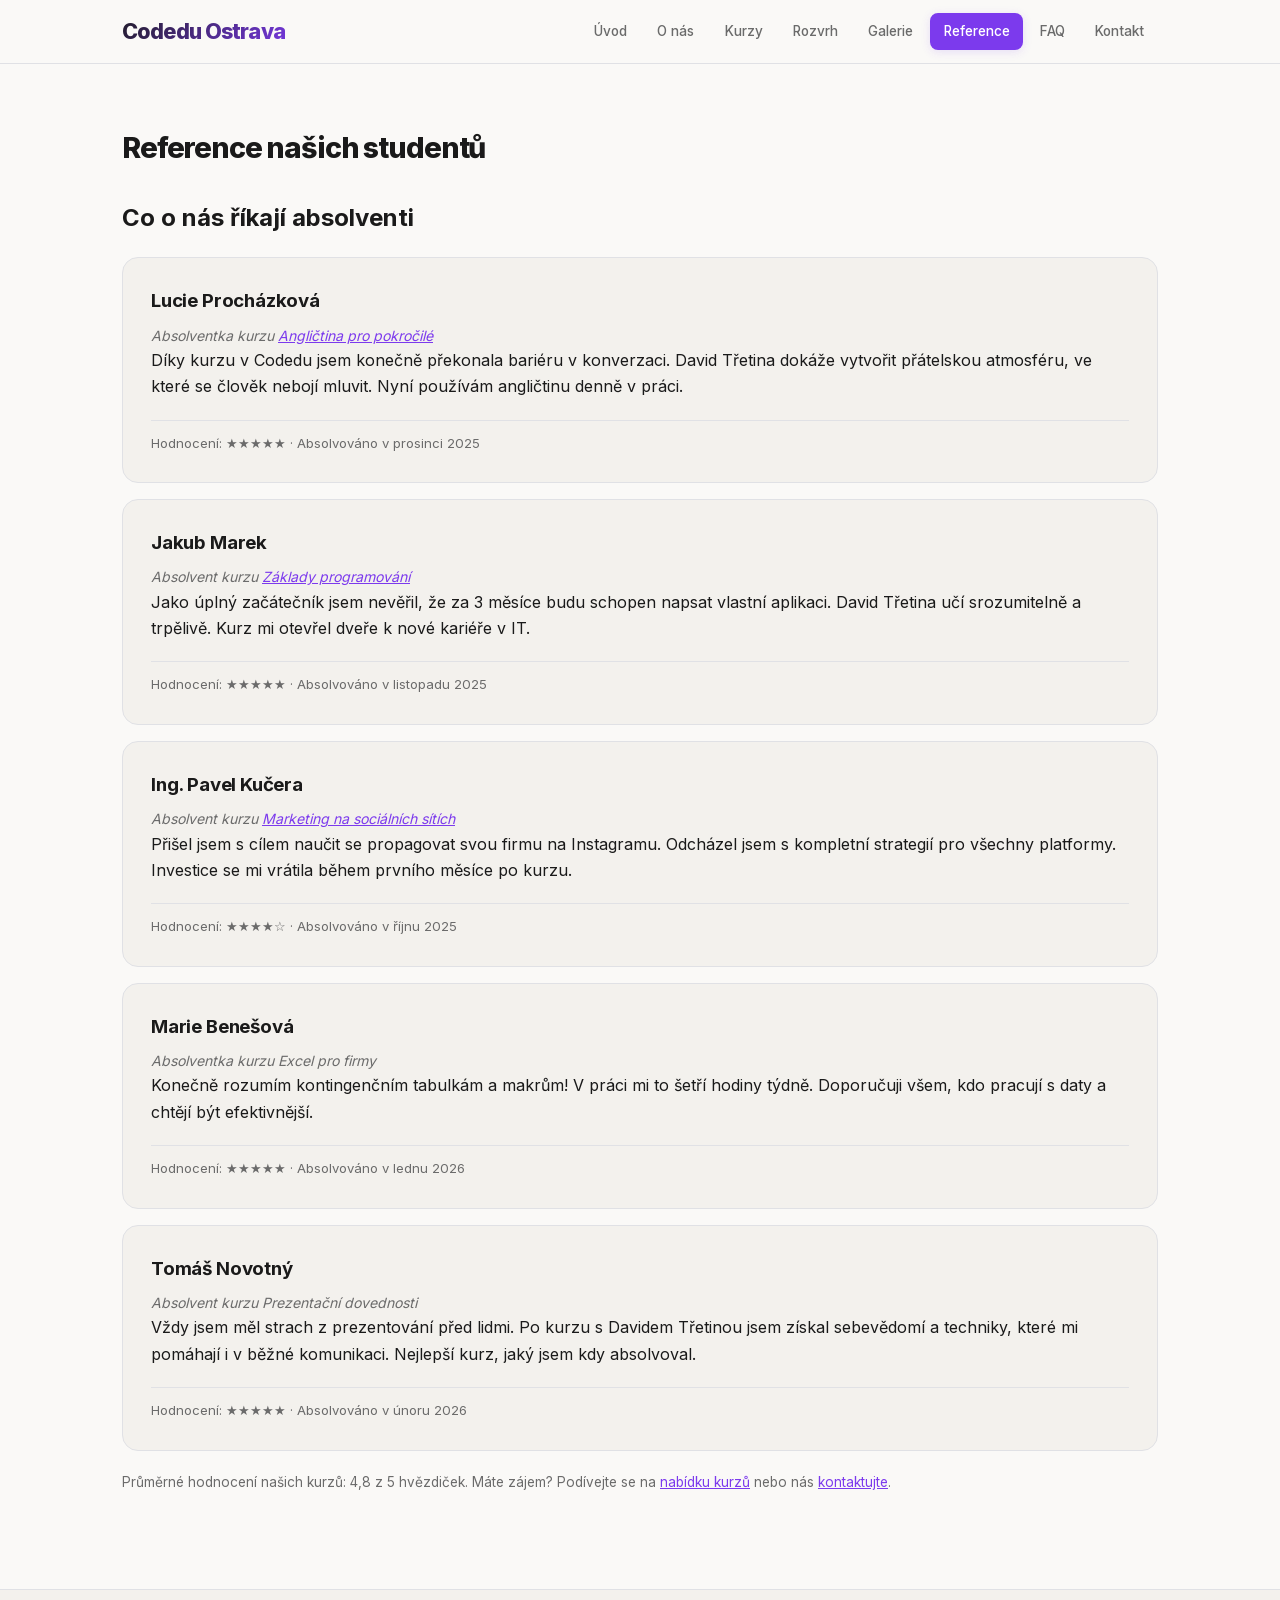
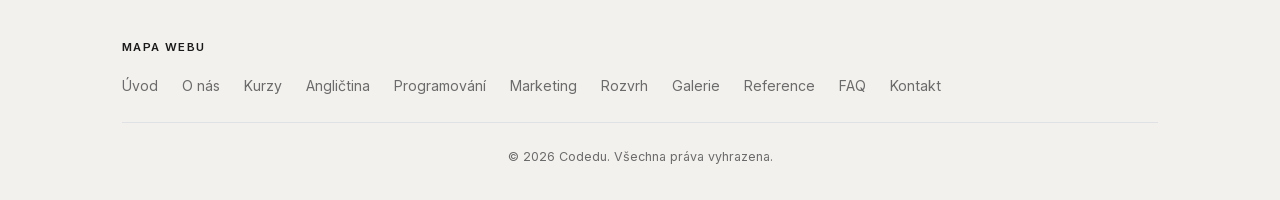
<file: reference/index.html>
<!DOCTYPE html>
<html lang="cs">
<head>
    <meta charset="UTF-8">
    <meta name="viewport" content="width=device-width, initial-scale=1.0">
    <meta name="description" content="Recenze a reference od studentů.">
    <title>Reference | Codedu</title>
    <!-- Google tag (gtag.js) -->
    <script async src="https://www.googletagmanager.com/gtag/js?id=G-5Y0FBFEEMH"></script>
    <script>
      window.dataLayer = window.dataLayer || [];
      function gtag(){dataLayer.push(arguments);}
      gtag('js', new Date());

      gtag('config', 'G-5Y0FBFEEMH');
    </script>
    <link rel="stylesheet" href="../css/style.min.css">
</head>
<body>
    <div class="page-wrapper">
    <header class="site-header">
        <a href="../" class="logo">Codedu Ostrava</a>
        <nav>
            <ul>
                <li><a href="../">Úvod</a></li>
                <li><a href="../o-nas/">O nás</a></li>
                <li><a href="../kurzy/">Kurzy</a></li>
                <li><a href="../rozvrh/">Rozvrh</a></li>
                <li><a href="../galerie/">Galerie</a></li>
                <li><a href="../reference/" class="active">Reference</a></li>
                <li><a href="../faq/">FAQ</a></li>
                <li><a href="../kontakt/">Kontakt</a></li>
            </ul>
        </nav>
    </header>

        <main class="main-content">
            <h1>Reference našich studentů</h1>

            <section>
                <header>
                    <h2>Co o nás říkají absolventi</h2>
                </header>

                <article>
                    <header>
                        <h3>Lucie Procházková</h3>
                        <p><em>Absolventka kurzu <a href="../kurzy/anglictina/">Angličtina pro pokročilé</a></em></p>
                    </header>
                    <p>Díky kurzu v Codedu jsem konečně překonala bariéru v konverzaci. David Třetina dokáže vytvořit přátelskou atmosféru, ve které se člověk nebojí mluvit. Nyní používám angličtinu denně v práci.</p>
                    <footer>
                        <p>Hodnocení: ★★★★★ · Absolvováno v <time datetime="2025-12">prosinci 2025</time></p>
                    </footer>
                </article>

                <article>
                    <header>
                        <h3>Jakub Marek</h3>
                        <p><em>Absolvent kurzu <a href="../kurzy/programovani/">Základy programování</a></em></p>
                    </header>
                    <p>Jako úplný začátečník jsem nevěřil, že za 3 měsíce budu schopen napsat vlastní aplikaci. David Třetina učí srozumitelně a trpělivě. Kurz mi otevřel dveře k nové kariéře v IT.</p>
                    <footer>
                        <p>Hodnocení: ★★★★★ · Absolvováno v <time datetime="2025-11">listopadu 2025</time></p>
                    </footer>
                </article>

                <article>
                    <header>
                        <h3>Ing. Pavel Kučera</h3>
                        <p><em>Absolvent kurzu <a href="../kurzy/marketing/">Marketing na sociálních sítích</a></em></p>
                    </header>
                    <p>Přišel jsem s cílem naučit se propagovat svou firmu na Instagramu. Odcházel jsem s kompletní strategií pro všechny platformy. Investice se mi vrátila během prvního měsíce po kurzu.</p>
                    <footer>
                        <p>Hodnocení: ★★★★☆ · Absolvováno v <time datetime="2025-10">říjnu 2025</time></p>
                    </footer>
                </article>

                <article>
                    <header>
                        <h3>Marie Benešová</h3>
                        <p><em>Absolventka kurzu Excel pro firmy</em></p>
                    </header>
                    <p>Konečně rozumím kontingenčním tabulkám a makrům! V práci mi to šetří hodiny týdně. Doporučuji všem, kdo pracují s daty a chtějí být efektivnější.</p>
                    <footer>
                        <p>Hodnocení: ★★★★★ · Absolvováno v <time datetime="2026-01">lednu 2026</time></p>
                    </footer>
                </article>

                <article>
                    <header>
                        <h3>Tomáš Novotný</h3>
                        <p><em>Absolvent kurzu Prezentační dovednosti</em></p>
                    </header>
                    <p>Vždy jsem měl strach z prezentování před lidmi. Po kurzu s Davidem Třetinou jsem získal sebevědomí a techniky, které mi pomáhají i v běžné komunikaci. Nejlepší kurz, jaký jsem kdy absolvoval.</p>
                    <footer>
                        <p>Hodnocení: ★★★★★ · Absolvováno v <time datetime="2026-02">únoru 2026</time></p>
                    </footer>
                </article>

                <footer>
                    <p>Průměrné hodnocení našich kurzů: 4,8 z 5 hvězdiček. Máte zájem? Podívejte se na <a href="../kurzy/">nabídku kurzů</a> nebo nás <a href="../kontakt/">kontaktujte</a>.</p>
                </footer>
            </section>
        </main>

    <footer class="site-footer">
        <nav>
            <h3>Mapa webu</h3>
            <ul>
                <li><a href="../">Úvod</a></li>
                <li><a href="../o-nas/">O nás</a></li>
                <li><a href="../kurzy/">Kurzy</a></li>
                <li><a href="../kurzy/anglictina/">Angličtina</a></li>
                <li><a href="../kurzy/programovani/">Programování</a></li>
                <li><a href="../kurzy/marketing/">Marketing</a></li>
                <li><a href="../rozvrh/">Rozvrh</a></li>
                <li><a href="../galerie/">Galerie</a></li>
                <li><a href="../reference/">Reference</a></li>
                <li><a href="../faq/">FAQ</a></li>
                <li><a href="../kontakt/">Kontakt</a></li>
            </ul>
        </nav>
        <div class="copyright">
            <p>&copy; 2026 Codedu. Všechna práva vyhrazena.</p>
        </div>
    </footer>
    </div>
    <script src="../js/main.min.js" defer></script>
</body>
</html>
</file>
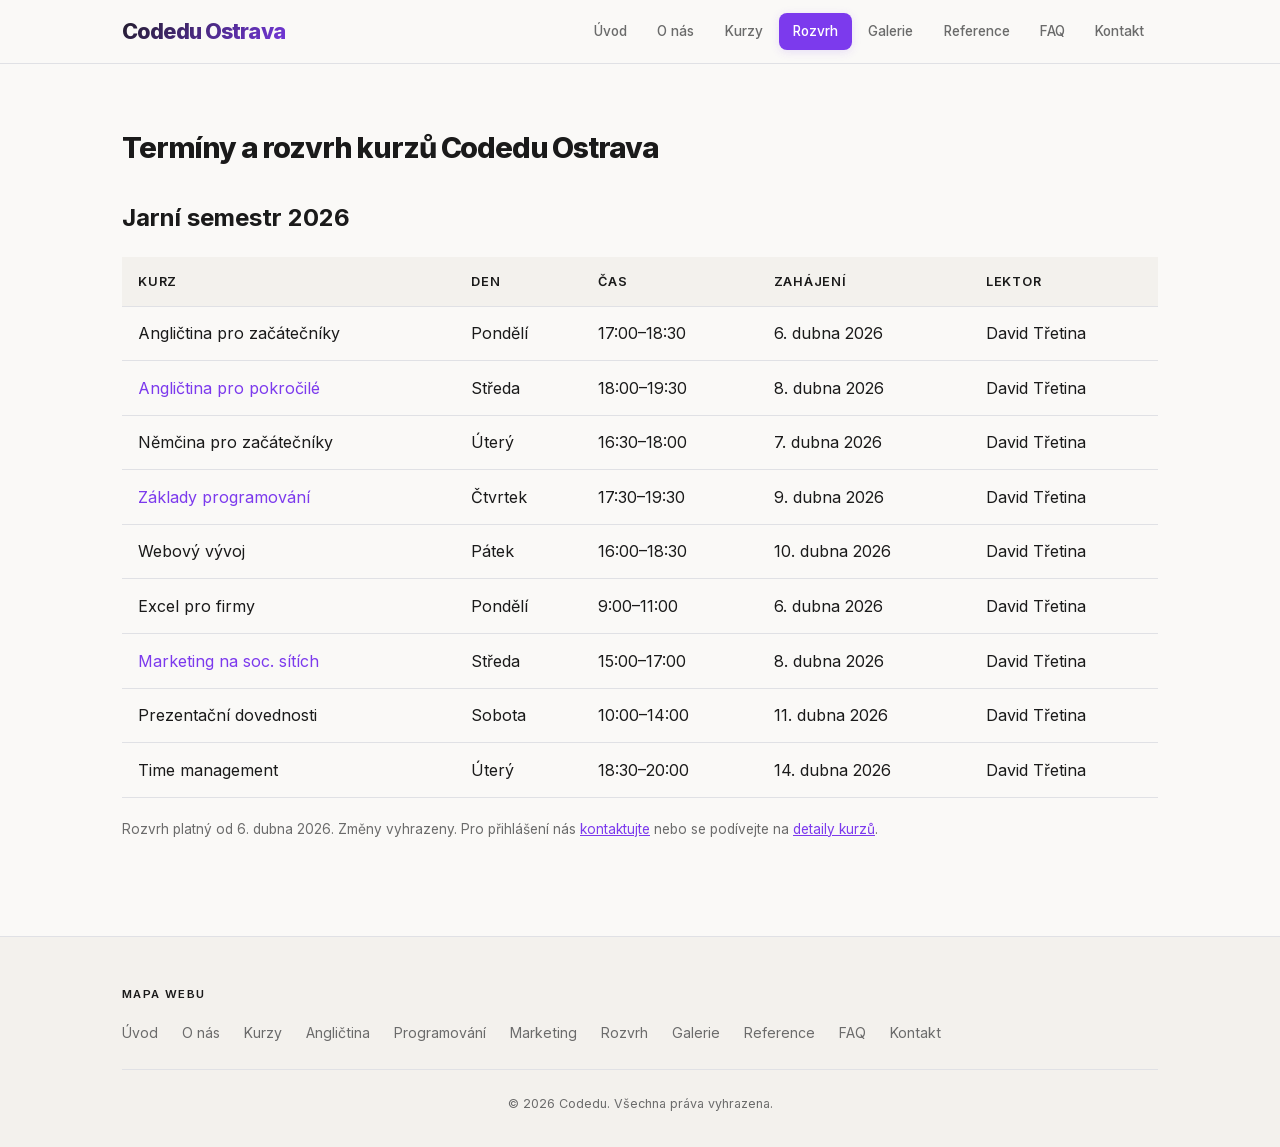
<file: rozvrh/index.html>
<!DOCTYPE html>
<html lang="cs">
<head>
    <meta charset="UTF-8">
    <meta name="viewport" content="width=device-width, initial-scale=1.0">
    <meta name="description" content="Rozvrh kurzů s informacemi o časování.">
    <title>Termíny a rozvrh kurzů | Codedu Ostrava</title>
    <!-- Google tag (gtag.js) -->
    <script async src="https://www.googletagmanager.com/gtag/js?id=G-5Y0FBFEEMH"></script>
    <script>
      window.dataLayer = window.dataLayer || [];
      function gtag(){dataLayer.push(arguments);}
      gtag('js', new Date());

      gtag('config', 'G-5Y0FBFEEMH');
    </script>
    <link rel="stylesheet" href="../css/style.min.css">
</head>
<body>
    <div class="page-wrapper">
    <header class="site-header">
        <a href="../" class="logo">Codedu Ostrava</a>
        <nav>
            <ul>
                <li><a href="../">Úvod</a></li>
                <li><a href="../o-nas/">O nás</a></li>
                <li><a href="../kurzy/">Kurzy</a></li>
                <li><a href="../rozvrh/" class="active">Rozvrh</a></li>
                <li><a href="../galerie/">Galerie</a></li>
                <li><a href="../reference/">Reference</a></li>
                <li><a href="../faq/">FAQ</a></li>
                <li><a href="../kontakt/">Kontakt</a></li>
            </ul>
        </nav>
    </header>

        <main class="main-content">
            <h1>Termíny a rozvrh kurzů Codedu Ostrava</h1>

            <section>
                <header>
                    <h2>Jarní semestr 2026</h2>
                </header>

                <table>
                    <thead>
                        <tr>
                            <th>Kurz</th>
                            <th>Den</th>
                            <th>Čas</th>
                            <th>Zahájení</th>
                            <th>Lektor</th>
                        </tr>
                    </thead>
                    <tbody>
                        <tr>
                            <td>Angličtina pro začátečníky</td>
                            <td>Pondělí</td>
                            <td><time datetime="17:00">17:00</time>–<time datetime="18:30">18:30</time></td>
                            <td><time datetime="2026-04-06">6. dubna 2026</time></td>
                            <td>David Třetina</td>
                        </tr>
                        <tr>
                            <td><a href="../kurzy/anglictina/">Angličtina pro pokročilé</a></td>
                            <td>Středa</td>
                            <td><time datetime="18:00">18:00</time>–<time datetime="19:30">19:30</time></td>
                            <td><time datetime="2026-04-08">8. dubna 2026</time></td>
                            <td>David Třetina</td>
                        </tr>
                        <tr>
                            <td>Němčina pro začátečníky</td>
                            <td>Úterý</td>
                            <td><time datetime="16:30">16:30</time>–<time datetime="18:00">18:00</time></td>
                            <td><time datetime="2026-04-07">7. dubna 2026</time></td>
                            <td>David Třetina</td>
                        </tr>
                        <tr>
                            <td><a href="../kurzy/programovani/">Základy programování</a></td>
                            <td>Čtvrtek</td>
                            <td><time datetime="17:30">17:30</time>–<time datetime="19:30">19:30</time></td>
                            <td><time datetime="2026-04-09">9. dubna 2026</time></td>
                            <td>David Třetina</td>
                        </tr>
                        <tr>
                            <td>Webový vývoj</td>
                            <td>Pátek</td>
                            <td><time datetime="16:00">16:00</time>–<time datetime="18:30">18:30</time></td>
                            <td><time datetime="2026-04-10">10. dubna 2026</time></td>
                            <td>David Třetina</td>
                        </tr>
                        <tr>
                            <td>Excel pro firmy</td>
                            <td>Pondělí</td>
                            <td><time datetime="09:00">9:00</time>–<time datetime="11:00">11:00</time></td>
                            <td><time datetime="2026-04-06">6. dubna 2026</time></td>
                            <td>David Třetina</td>
                        </tr>
                        <tr>
                            <td><a href="../kurzy/marketing/">Marketing na soc. sítích</a></td>
                            <td>Středa</td>
                            <td><time datetime="15:00">15:00</time>–<time datetime="17:00">17:00</time></td>
                            <td><time datetime="2026-04-08">8. dubna 2026</time></td>
                            <td>David Třetina</td>
                        </tr>
                        <tr>
                            <td>Prezentační dovednosti</td>
                            <td>Sobota</td>
                            <td><time datetime="10:00">10:00</time>–<time datetime="14:00">14:00</time></td>
                            <td><time datetime="2026-04-11">11. dubna 2026</time></td>
                            <td>David Třetina</td>
                        </tr>
                        <tr>
                            <td>Time management</td>
                            <td>Úterý</td>
                            <td><time datetime="18:30">18:30</time>–<time datetime="20:00">20:00</time></td>
                            <td><time datetime="2026-04-14">14. dubna 2026</time></td>
                            <td>David Třetina</td>
                        </tr>
                    </tbody>
                </table>

                <footer>
                    <p>Rozvrh platný od <time datetime="2026-04-06">6. dubna 2026</time>. Změny vyhrazeny. Pro přihlášení nás <a href="../kontakt/">kontaktujte</a> nebo se podívejte na <a href="../kurzy/">detaily kurzů</a>.</p>
                </footer>
            </section>
        </main>

    <footer class="site-footer">
        <nav>
            <h3>Mapa webu</h3>
            <ul>
                <li><a href="../">Úvod</a></li>
                <li><a href="../o-nas/">O nás</a></li>
                <li><a href="../kurzy/">Kurzy</a></li>
                <li><a href="../kurzy/anglictina/">Angličtina</a></li>
                <li><a href="../kurzy/programovani/">Programování</a></li>
                <li><a href="../kurzy/marketing/">Marketing</a></li>
                <li><a href="../rozvrh/">Rozvrh</a></li>
                <li><a href="../galerie/">Galerie</a></li>
                <li><a href="../reference/">Reference</a></li>
                <li><a href="../faq/">FAQ</a></li>
                <li><a href="../kontakt/">Kontakt</a></li>
            </ul>
        </nav>
        <div class="copyright">
            <p>&copy; 2026 Codedu. Všechna práva vyhrazena.</p>
        </div>
    </footer>
    </div>
    <script src="../js/main.min.js" defer></script>
</body>
</html>
</file>
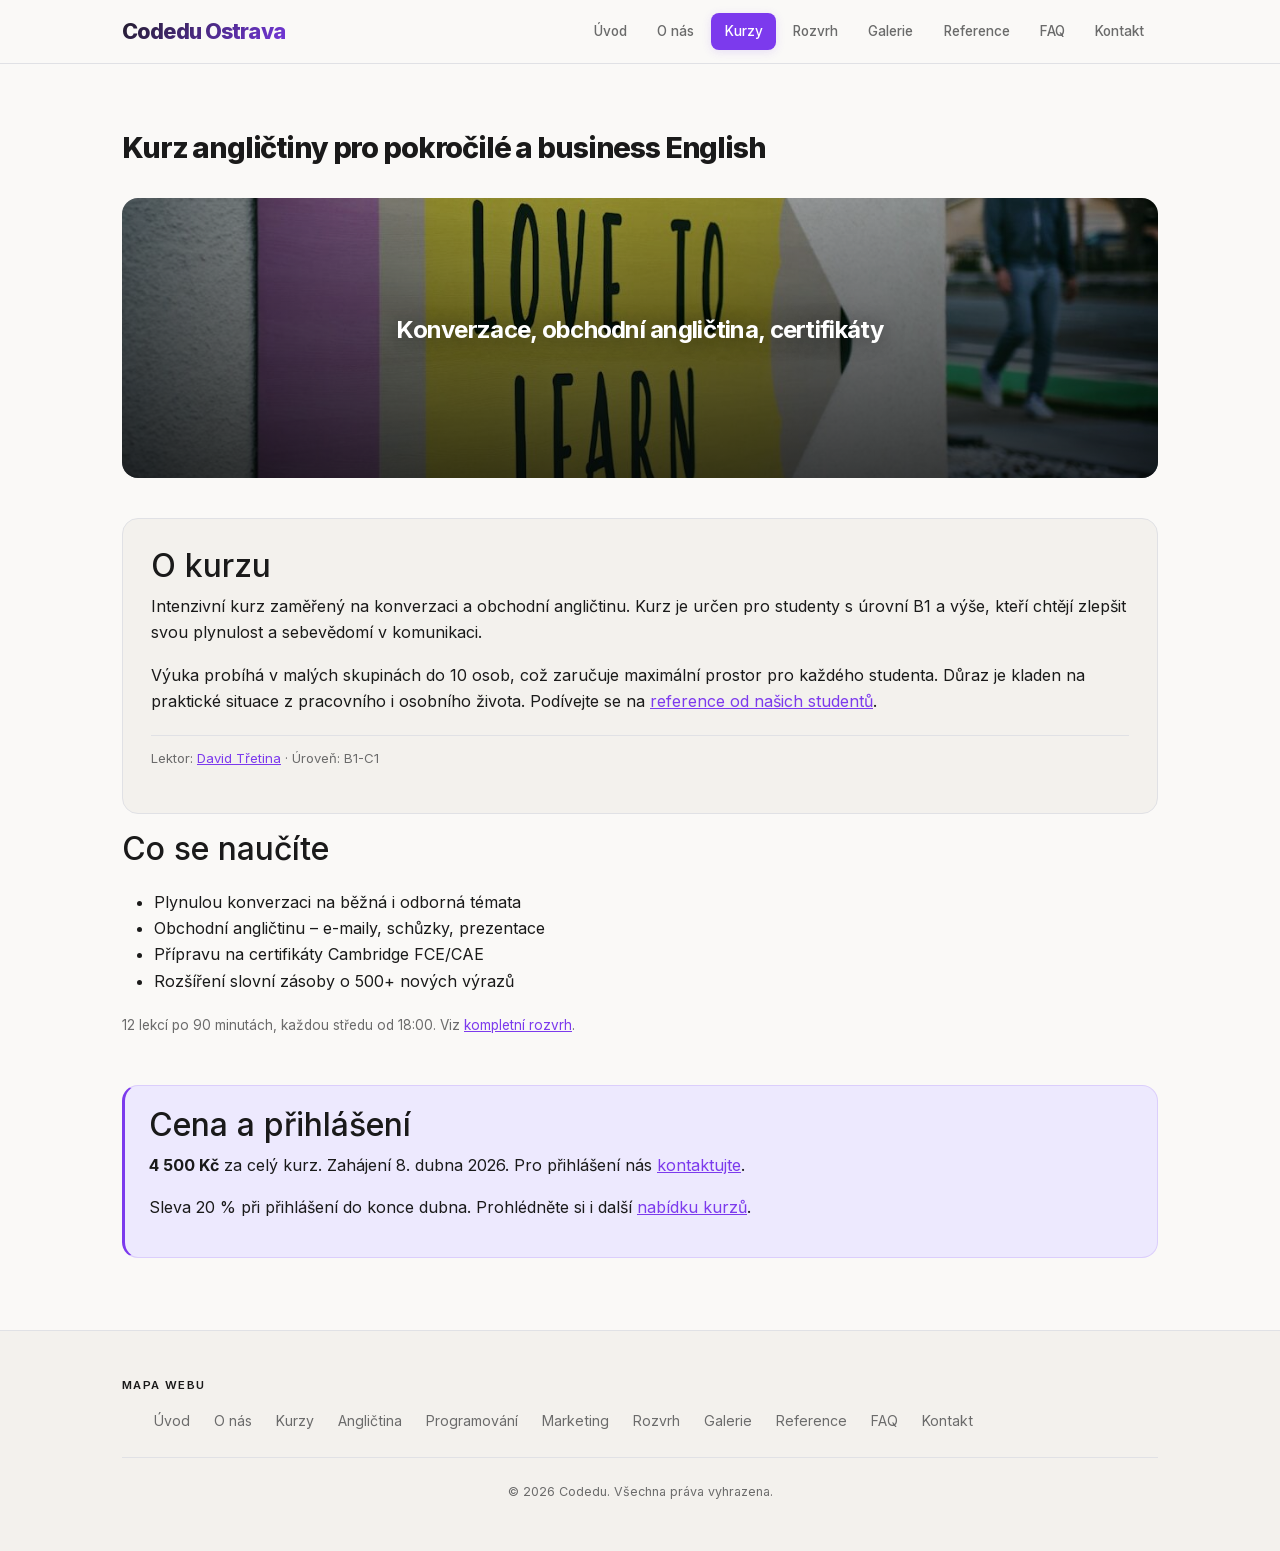
<file: kurzy/anglictina/index.html>
<!DOCTYPE html>
<html lang="cs">
<head>
    <meta charset="UTF-8">
    <meta name="viewport" content="width=device-width, initial-scale=1.0">
    <meta name="description" content="Detail kurzu angličtiny pro pokročilé.">
    <title>Kurz angličtiny pro pokročilé a business English</title>
    <!-- Google tag (gtag.js) -->
    <script async src="https://www.googletagmanager.com/gtag/js?id=G-5Y0FBFEEMH"></script>
    <script>
      window.dataLayer = window.dataLayer || [];
      function gtag(){dataLayer.push(arguments);}
      gtag('js', new Date());

      gtag('config', 'G-5Y0FBFEEMH');
    </script>
    <link rel="stylesheet" href="https://cdn.jsdelivr.net/npm/bootstrap@5.3.3/dist/css/bootstrap.min.css">
    <link rel="stylesheet" href="../../css/style.min.css">
</head>
<body>
    <div class="page-wrapper">
    <header class="site-header">
        <a href="../../" class="logo">Codedu Ostrava</a>
        <nav>
            <ul>
                <li><a href="../../">Úvod</a></li>
                <li><a href="../../o-nas/">O nás</a></li>
                <li><a href="../../kurzy/" class="active">Kurzy</a></li>
                <li><a href="../../rozvrh/">Rozvrh</a></li>
                <li><a href="../../galerie/">Galerie</a></li>
                <li><a href="../../reference/">Reference</a></li>
                <li><a href="../../faq/">FAQ</a></li>
                <li><a href="../../kontakt/">Kontakt</a></li>
            </ul>
        </nav>
    </header>

        <main class="main-content">
            <h1>Kurz angličtiny pro pokročilé a business English</h1>

            <div class="img-banner">
                <img src="../../img/anglictina.jpg" alt="Výuka angličtiny v Ostravě" loading="lazy">
                <div class="overlay">
                    <p>Konverzace, obchodní angličtina, certifikáty</p>
                </div>
            </div>

            <article>
                <header>
                    <h2>O kurzu</h2>
                </header>
                <p>Intenzivní kurz zaměřený na konverzaci a obchodní angličtinu. Kurz je určen pro studenty s úrovní B1 a výše, kteří chtějí zlepšit svou plynulost a sebevědomí v komunikaci.</p>
                <p>Výuka probíhá v malých skupinách do 10 osob, což zaručuje maximální prostor pro každého studenta. Důraz je kladen na praktické situace z pracovního i osobního života. Podívejte se na <a href="../../reference/">reference od našich studentů</a>.</p>
                <footer>
                    <p>Lektor: <a href="../../o-nas/">David Třetina</a> · Úroveň: B1-C1</p>
                </footer>
            </article>

            <section>
                <header>
                    <h2>Co se naučíte</h2>
                </header>
                <ul>
                    <li>Plynulou konverzaci na běžná i odborná témata</li>
                    <li>Obchodní angličtinu – e-maily, schůzky, prezentace</li>
                    <li>Přípravu na certifikáty Cambridge FCE/CAE</li>
                    <li>Rozšíření slovní zásoby o 500+ nových výrazů</li>
                </ul>
                <footer>
                    <p>12 lekcí po 90 minutách, každou středu od <time datetime="18:00">18:00</time>. Viz <a href="../../rozvrh/">kompletní rozvrh</a>.</p>
                </footer>
            </section>

            <aside>
                <header>
                    <h2>Cena a přihlášení</h2>
                </header>
                <p><strong>4 500 Kč</strong> za celý kurz. Zahájení <time datetime="2026-04-08">8. dubna 2026</time>. Pro přihlášení nás <a href="../../kontakt/">kontaktujte</a>.</p>
                <footer>
                    <p>Sleva 20 % při přihlášení do konce dubna. Prohlédněte si i další <a href="../../kurzy/">nabídku kurzů</a>.</p>
                </footer>
            </aside>
        </main>

    <footer class="site-footer">
        <nav>
            <h3>Mapa webu</h3>
            <ul>
                <li><a href="../../">Úvod</a></li>
                <li><a href="../../o-nas/">O nás</a></li>
                <li><a href="../../kurzy/">Kurzy</a></li>
                <li><a href="../anglictina/">Angličtina</a></li>
                <li><a href="../programovani/">Programování</a></li>
                <li><a href="../marketing/">Marketing</a></li>
                <li><a href="../../rozvrh/">Rozvrh</a></li>
                <li><a href="../../galerie/">Galerie</a></li>
                <li><a href="../../reference/">Reference</a></li>
                <li><a href="../../faq/">FAQ</a></li>
                <li><a href="../../kontakt/">Kontakt</a></li>
            </ul>
        </nav>
        <div class="copyright">
            <p>&copy; 2026 Codedu. Všechna práva vyhrazena.</p>
        </div>
    </footer>
    </div>
    <script src="https://code.jquery.com/jquery-3.7.1.min.js"></script>
    <script src="https://cdn.jsdelivr.net/npm/bootstrap@5.3.3/dist/js/bootstrap.bundle.min.js"></script>
    <script src="../../js/main.min.js" defer></script>
    <script src="../../js/gallery.min.js" defer></script>
</body>
</html>
</file>
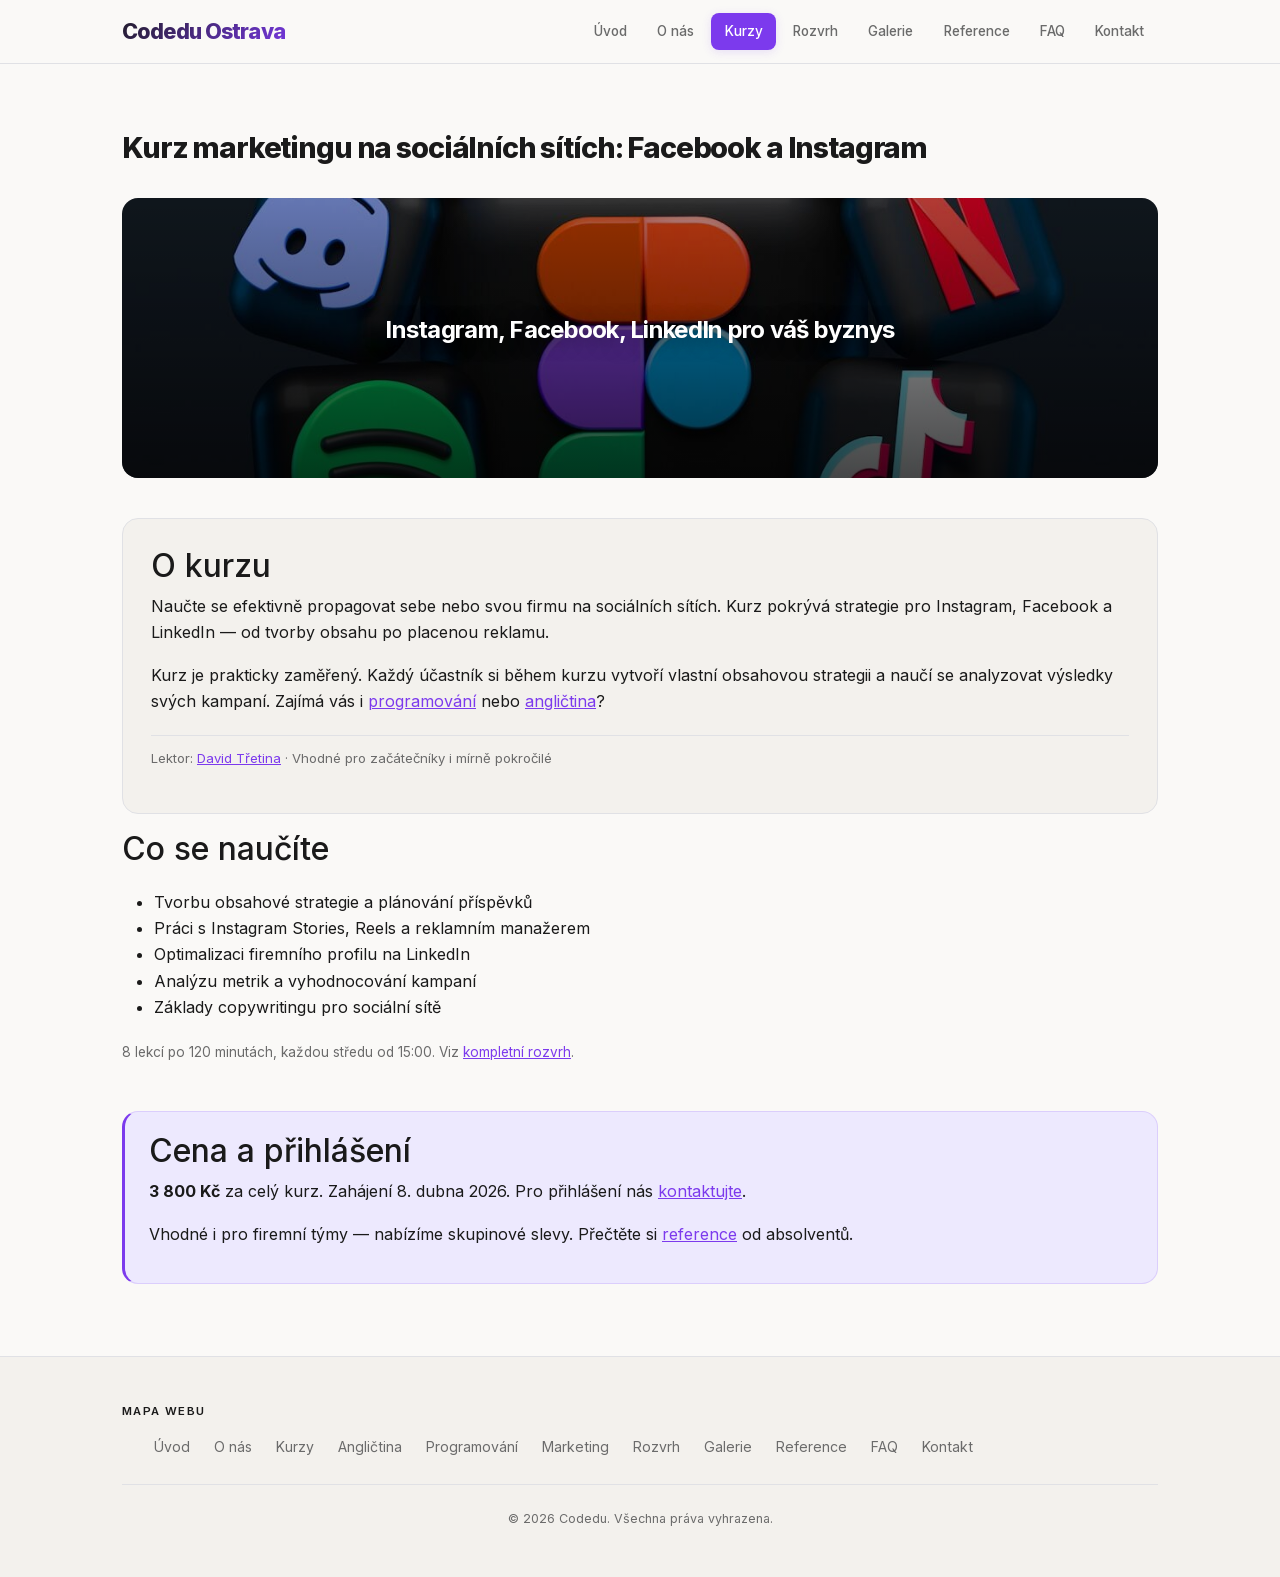
<file: kurzy/marketing/index.html>
<!DOCTYPE html>
<html lang="cs">
<head>
    <meta charset="UTF-8">
    <meta name="viewport" content="width=device-width, initial-scale=1.0">
    <meta name="description" content="Detail kurzu marketingu na sociálních sítích.">
    <title>Kurz marketingu na sociálních sítích: Facebook a IG</title>
    <!-- Google tag (gtag.js) -->
    <script async src="https://www.googletagmanager.com/gtag/js?id=G-5Y0FBFEEMH"></script>
    <script>
      window.dataLayer = window.dataLayer || [];
      function gtag(){dataLayer.push(arguments);}
      gtag('js', new Date());

      gtag('config', 'G-5Y0FBFEEMH');
    </script>
    <link rel="stylesheet" href="https://cdn.jsdelivr.net/npm/bootstrap@5.3.3/dist/css/bootstrap.min.css">
    <link rel="stylesheet" href="../../css/style.min.css">
</head>
<body>
    <div class="page-wrapper">
    <header class="site-header">
        <a href="../../" class="logo">Codedu Ostrava</a>
        <nav>
            <ul>
                <li><a href="../../">Úvod</a></li>
                <li><a href="../../o-nas/">O nás</a></li>
                <li><a href="../../kurzy/" class="active">Kurzy</a></li>
                <li><a href="../../rozvrh/">Rozvrh</a></li>
                <li><a href="../../galerie/">Galerie</a></li>
                <li><a href="../../reference/">Reference</a></li>
                <li><a href="../../faq/">FAQ</a></li>
                <li><a href="../../kontakt/">Kontakt</a></li>
            </ul>
        </nav>
    </header>

        <main class="main-content">
            <h1>Kurz marketingu na sociálních sítích: Facebook a Instagram</h1>

            <div class="img-banner">
                <img src="../../img/socialni-site.jpg" alt="Marketing na sociálních sítích Facebook a Instagram" loading="lazy">
                <div class="overlay">
                    <p>Instagram, Facebook, LinkedIn pro váš byznys</p>
                </div>
            </div>

            <article>
                <header>
                    <h2>O kurzu</h2>
                </header>
                <p>Naučte se efektivně propagovat sebe nebo svou firmu na sociálních sítích. Kurz pokrývá strategie pro Instagram, Facebook a LinkedIn — od tvorby obsahu po placenou reklamu.</p>
                <p>Kurz je prakticky zaměřený. Každý účastník si během kurzu vytvoří vlastní obsahovou strategii a naučí se analyzovat výsledky svých kampaní. Zajímá vás i <a href="../programovani/">programování</a> nebo <a href="../anglictina/">angličtina</a>?</p>
                <footer>
                    <p>Lektor: <a href="../../o-nas/">David Třetina</a> · Vhodné pro začátečníky i mírně pokročilé</p>
                </footer>
            </article>

            <section>
                <header>
                    <h2>Co se naučíte</h2>
                </header>
                <ul>
                    <li>Tvorbu obsahové strategie a plánování příspěvků</li>
                    <li>Práci s Instagram Stories, Reels a reklamním manažerem</li>
                    <li>Optimalizaci firemního profilu na LinkedIn</li>
                    <li>Analýzu metrik a vyhodnocování kampaní</li>
                    <li>Základy copywritingu pro sociální sítě</li>
                </ul>
                <footer>
                    <p>8 lekcí po 120 minutách, každou středu od <time datetime="15:00">15:00</time>. Viz <a href="../../rozvrh/">kompletní rozvrh</a>.</p>
                </footer>
            </section>

            <aside>
                <header>
                    <h2>Cena a přihlášení</h2>
                </header>
                <p><strong>3 800 Kč</strong> za celý kurz. Zahájení <time datetime="2026-04-08">8. dubna 2026</time>. Pro přihlášení nás <a href="../../kontakt/">kontaktujte</a>.</p>
                <footer>
                    <p>Vhodné i pro firemní týmy — nabízíme skupinové slevy. Přečtěte si <a href="../../reference/">reference</a> od absolventů.</p>
                </footer>
            </aside>
        </main>

    <footer class="site-footer">
        <nav>
            <h3>Mapa webu</h3>
            <ul>
                <li><a href="../../">Úvod</a></li>
                <li><a href="../../o-nas/">O nás</a></li>
                <li><a href="../../kurzy/">Kurzy</a></li>
                <li><a href="../anglictina/">Angličtina</a></li>
                <li><a href="../programovani/">Programování</a></li>
                <li><a href="../marketing/">Marketing</a></li>
                <li><a href="../../rozvrh/">Rozvrh</a></li>
                <li><a href="../../galerie/">Galerie</a></li>
                <li><a href="../../reference/">Reference</a></li>
                <li><a href="../../faq/">FAQ</a></li>
                <li><a href="../../kontakt/">Kontakt</a></li>
            </ul>
        </nav>
        <div class="copyright">
            <p>&copy; 2026 Codedu. Všechna práva vyhrazena.</p>
        </div>
    </footer>
    </div>
    <script src="https://code.jquery.com/jquery-3.7.1.min.js"></script>
    <script src="https://cdn.jsdelivr.net/npm/bootstrap@5.3.3/dist/js/bootstrap.bundle.min.js"></script>
    <script src="../../js/main.min.js" defer></script>
    <script src="../../js/gallery.min.js" defer></script>
</body>
</html>
</file>
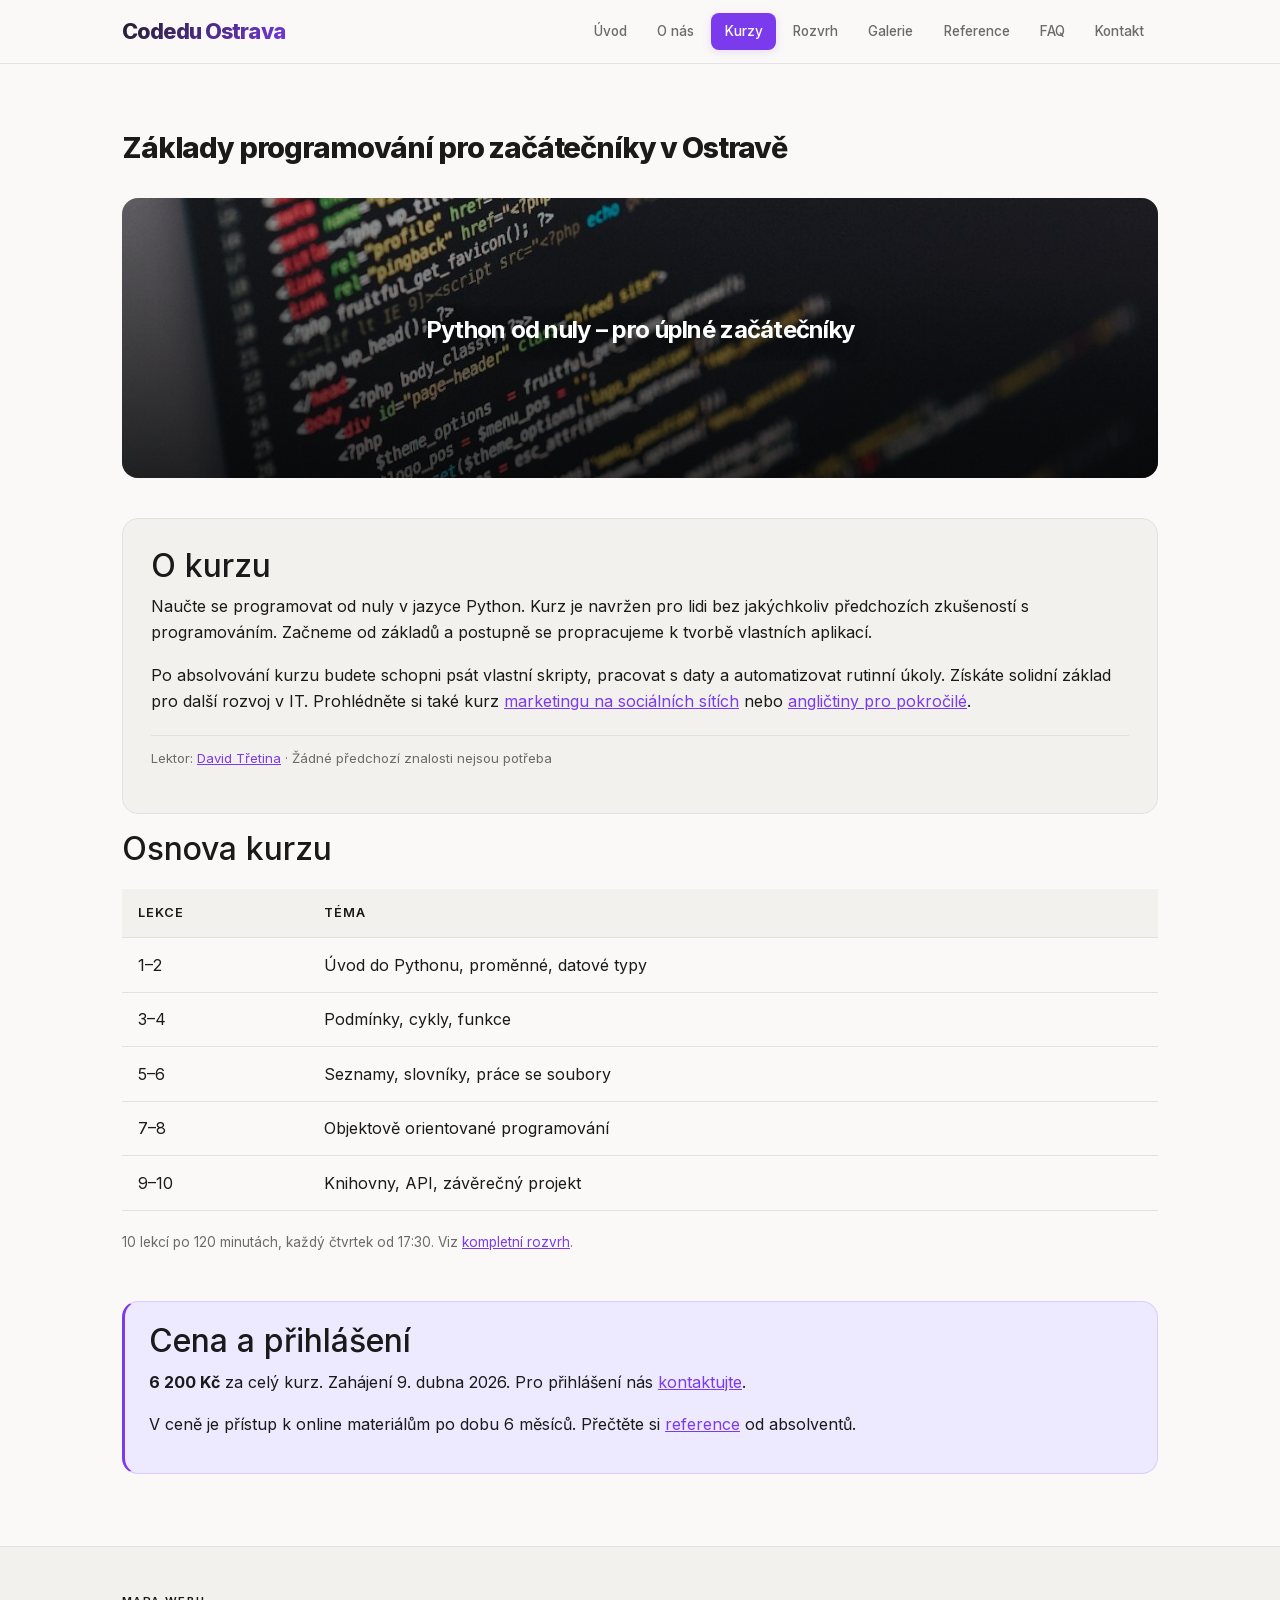
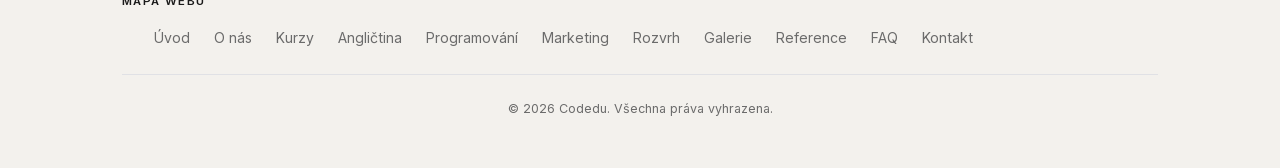
<file: kurzy/programovani/index.html>
<!DOCTYPE html>
<html lang="cs">
<head>
    <meta charset="UTF-8">
    <meta name="viewport" content="width=device-width, initial-scale=1.0">
    <meta name="description" content="Detail kurzu zaměřeného na základy programování.">
    <title>Základy programování pro začátečníky v Ostravě</title>
    <!-- Google tag (gtag.js) -->
    <script async src="https://www.googletagmanager.com/gtag/js?id=G-5Y0FBFEEMH"></script>
    <script>
      window.dataLayer = window.dataLayer || [];
      function gtag(){dataLayer.push(arguments);}
      gtag('js', new Date());

      gtag('config', 'G-5Y0FBFEEMH');
    </script>
    <link rel="stylesheet" href="https://cdn.jsdelivr.net/npm/bootstrap@5.3.3/dist/css/bootstrap.min.css">
    <link rel="stylesheet" href="../../css/style.min.css">
</head>
<body>
    <div class="page-wrapper">
    <header class="site-header">
        <a href="../../" class="logo">Codedu Ostrava</a>
        <nav>
            <ul>
                <li><a href="../../">Úvod</a></li>
                <li><a href="../../o-nas/">O nás</a></li>
                <li><a href="../../kurzy/" class="active">Kurzy</a></li>
                <li><a href="../../rozvrh/">Rozvrh</a></li>
                <li><a href="../../galerie/">Galerie</a></li>
                <li><a href="../../reference/">Reference</a></li>
                <li><a href="../../faq/">FAQ</a></li>
                <li><a href="../../kontakt/">Kontakt</a></li>
            </ul>
        </nav>
    </header>

        <main class="main-content">
            <h1>Základy programování pro začátečníky v Ostravě</h1>

            <div class="img-banner">
                <img src="../../img/programovani.jpg" alt="Kurz programování v Pythonu v Ostravě" loading="lazy">
                <div class="overlay">
                    <p>Python od nuly – pro úplné začátečníky</p>
                </div>
            </div>

            <article>
                <header>
                    <h2>O kurzu</h2>
                </header>
                <p>Naučte se programovat od nuly v jazyce Python. Kurz je navržen pro lidi bez jakýchkoliv předchozích zkušeností s programováním. Začneme od základů a postupně se propracujeme k tvorbě vlastních aplikací.</p>
                <p>Po absolvování kurzu budete schopni psát vlastní skripty, pracovat s daty a automatizovat rutinní úkoly. Získáte solidní základ pro další rozvoj v IT. Prohlédněte si také kurz <a href="../marketing/">marketingu na sociálních sítích</a> nebo <a href="../anglictina/">angličtiny pro pokročilé</a>.</p>
                <footer>
                    <p>Lektor: <a href="../../o-nas/">David Třetina</a> · Žádné předchozí znalosti nejsou potřeba</p>
                </footer>
            </article>

            <section>
                <header>
                    <h2>Osnova kurzu</h2>
                </header>
                <table>
                    <thead>
                        <tr>
                            <th>Lekce</th>
                            <th>Téma</th>
                        </tr>
                    </thead>
                    <tbody>
                        <tr>
                            <td>1–2</td>
                            <td>Úvod do Pythonu, proměnné, datové typy</td>
                        </tr>
                        <tr>
                            <td>3–4</td>
                            <td>Podmínky, cykly, funkce</td>
                        </tr>
                        <tr>
                            <td>5–6</td>
                            <td>Seznamy, slovníky, práce se soubory</td>
                        </tr>
                        <tr>
                            <td>7–8</td>
                            <td>Objektově orientované programování</td>
                        </tr>
                        <tr>
                            <td>9–10</td>
                            <td>Knihovny, API, závěrečný projekt</td>
                        </tr>
                    </tbody>
                </table>
                <footer>
                    <p>10 lekcí po 120 minutách, každý čtvrtek od <time datetime="17:30">17:30</time>. Viz <a href="../../rozvrh/">kompletní rozvrh</a>.</p>
                </footer>
            </section>

            <aside>
                <header>
                    <h2>Cena a přihlášení</h2>
                </header>
                <p><strong>6 200 Kč</strong> za celý kurz. Zahájení <time datetime="2026-04-09">9. dubna 2026</time>. Pro přihlášení nás <a href="../../kontakt/">kontaktujte</a>.</p>
                <footer>
                    <p>V ceně je přístup k online materiálům po dobu 6 měsíců. Přečtěte si <a href="../../reference/">reference</a> od absolventů.</p>
                </footer>
            </aside>
        </main>

    <footer class="site-footer">
        <nav>
            <h3>Mapa webu</h3>
            <ul>
                <li><a href="../../">Úvod</a></li>
                <li><a href="../../o-nas/">O nás</a></li>
                <li><a href="../../kurzy/">Kurzy</a></li>
                <li><a href="../anglictina/">Angličtina</a></li>
                <li><a href="../programovani/">Programování</a></li>
                <li><a href="../marketing/">Marketing</a></li>
                <li><a href="../../rozvrh/">Rozvrh</a></li>
                <li><a href="../../galerie/">Galerie</a></li>
                <li><a href="../../reference/">Reference</a></li>
                <li><a href="../../faq/">FAQ</a></li>
                <li><a href="../../kontakt/">Kontakt</a></li>
            </ul>
        </nav>
        <div class="copyright">
            <p>&copy; 2026 Codedu. Všechna práva vyhrazena.</p>
        </div>
    </footer>
    </div>
    <script src="https://code.jquery.com/jquery-3.7.1.min.js"></script>
    <script src="https://cdn.jsdelivr.net/npm/bootstrap@5.3.3/dist/js/bootstrap.bundle.min.js"></script>
    <script src="../../js/main.min.js" defer></script>
    <script src="../../js/gallery.min.js" defer></script>
</body>
</html>
</file>
<file: css/style.min.css>
/*! normalize.css v8.0.1 | MIT License | github.com/necolas/normalize.css */html{line-height:1.15;-webkit-text-size-adjust:100%}body{margin:0}main{display:block}h1{font-size:2em;margin:.67em 0}hr{box-sizing:content-box;height:0;overflow:visible}pre{font-family:monospace,monospace;font-size:1em}a{background-color:transparent}abbr[title]{border-bottom:none;text-decoration:underline;text-decoration:underline dotted}b,strong{font-weight:bolder}code,kbd,samp{font-family:monospace,monospace;font-size:1em}small{font-size:80%}sub,sup{font-size:75%;line-height:0;position:relative;vertical-align:baseline}sub{bottom:-.25em}sup{top:-.5em}img{border-style:none}button,input,optgroup,select,textarea{font-family:inherit;font-size:100%;line-height:1.15;margin:0}button,input{overflow:visible}button,select{text-transform:none}[type=button],[type=reset],[type=submit],button{-webkit-appearance:button}[type=button]::-moz-focus-inner,[type=reset]::-moz-focus-inner,[type=submit]::-moz-focus-inner,button::-moz-focus-inner{border-style:none;padding:0}[type=button]:-moz-focusring,[type=reset]:-moz-focusring,[type=submit]:-moz-focusring,button:-moz-focusring{outline:1px dotted ButtonText}fieldset{padding:.35em .75em .625em}legend{box-sizing:border-box;color:inherit;display:table;max-width:100%;padding:0;white-space:normal}progress{vertical-align:baseline}textarea{overflow:auto}[type=checkbox],[type=radio]{box-sizing:border-box;padding:0}[type=number]::-webkit-inner-spin-button,[type=number]::-webkit-outer-spin-button{height:auto}[type=search]{-webkit-appearance:textfield;outline-offset:-2px}[type=search]::-webkit-search-decoration{-webkit-appearance:none}::-webkit-file-upload-button{-webkit-appearance:button;font:inherit}details{display:block}summary{display:list-item}template{display:none}[hidden]{display:none}@font-face{font-family:Inter;font-style:normal;font-weight:100 900;font-display:swap;src:url('fonts/Inter-latin.woff2') format('woff2');unicode-range:U+0000-00FF,U+0131,U+0152-0153,U+02BB-02BC,U+02C6,U+02DA,U+02DC,U+0304,U+0308,U+0329,U+2000-206F,U+20AC,U+2122,U+2191,U+2193,U+2212,U+2215,U+FEFF,U+FFFD}@font-face{font-family:Inter;font-style:normal;font-weight:100 900;font-display:swap;src:url('fonts/Inter-latin-ext.woff2') format('woff2');unicode-range:U+0100-02BA,U+02BD-02C5,U+02C7-02CC,U+02CE-02D7,U+02DD-02FF,U+0304,U+0308,U+0329,U+1D00-1DBF,U+1E00-1E9F,U+1EF2-1EFF,U+2020,U+20A0-20AB,U+20AD-20C0,U+2113,U+2C60-2C7F,U+A720-A7FF}*{margin:0;padding:0;box-sizing:border-box}:root{--bg:#faf9f7;--surface:#f3f1ed;--surface-2:#eae7e2;--surface-3:#e0ddd7;--border:#e0e1e5;--border-hover:#c5c7cc;--text:#1a1a1a;--text-muted:#6b6b6b;--accent:#7c3aed;--accent-2:#6d28d9;--accent-light:#ede9fe;--accent-glow:rgba(124, 58, 237, 0.08);--accent-glow-strong:rgba(124, 58, 237, 0.15);--green:#059669;--radius:16px;--radius-sm:10px;--shadow-sm:0 1px 3px rgba(0, 0, 0, 0.06);--shadow-md:0 4px 16px rgba(0, 0, 0, 0.08);--shadow-lg:0 12px 40px rgba(0, 0, 0, 0.1)}@keyframes fadeUp{from{opacity:0;transform:translateY(20px)}to{opacity:1;transform:translateY(0)}}body{font-family:Inter,'SF Pro Display',-apple-system,BlinkMacSystemFont,sans-serif;line-height:1.65;color:var(--text);background:var(--bg);-webkit-font-smoothing:antialiased}a{color:var(--accent);text-decoration:none;transition:color .25s}a:hover{color:var(--accent-2)}.alert a,.main-content p a{text-decoration:underline}.page-wrapper{min-height:100vh;display:flex;flex-direction:column}.site-header{border-bottom:1px solid var(--border);display:flex;align-items:center;justify-content:space-between;padding:0 max(2rem,calc((100% - 1100px)/ 2 + 2rem));position:sticky;top:0;z-index:100;-webkit-backdrop-filter:blur(20px) saturate(1.4);background:rgba(250,249,247,.85)}.site-header .logo{padding:.85rem 0;text-decoration:none}.site-header .logo:hover{text-decoration:none}.site-header .logo{font-size:1.35rem;font-weight:800;letter-spacing:-.04em;background:linear-gradient(135deg,#1a1a1a 0,#7c3aed 100%);-webkit-background-clip:text;-webkit-text-fill-color:transparent}.site-header nav ul{list-style:none;display:flex;gap:.2rem;margin:0;padding:0}.site-header nav ul li a{display:block;padding:.45rem .85rem;color:var(--text-muted);font-size:.85rem;font-weight:500;border-radius:8px;transition:all .25s}.site-header nav ul li a:hover{color:var(--text);background:var(--surface-2);text-decoration:none}.site-header nav ul li a.active{color:#fff;background:var(--accent);text-decoration:none;box-shadow:0 2px 10px var(--accent-glow-strong)}.main-content>h1{font-size:1.8rem;font-weight:800;color:var(--text);letter-spacing:-.04em;line-height:1.2;margin-bottom:2rem}.main-content{flex:1;max-width:1100px;width:100%;margin:0 auto;padding:3rem 2rem;animation:fadeUp .6s ease-out}.main-content>header{margin-bottom:2.5rem}.main-content>header h2{font-size:2.5rem;font-weight:800;color:var(--text);letter-spacing:-.04em;line-height:1.2}.main-content>header hgroup h2{font-size:2.5rem;font-weight:800;color:var(--text);letter-spacing:-.04em;line-height:1.2}.main-content>header hgroup h3{font-size:1.05rem;font-weight:400;color:var(--text-muted);margin-top:.4rem}.site-footer{background:var(--surface);border-top:1px solid var(--border);color:var(--text-muted);padding:3rem max(2rem,calc((100% - 1100px)/ 2 + 2rem)) 2rem;margin-top:auto}.site-footer nav{margin-bottom:1.5rem}.site-footer nav h3{color:var(--text);font-size:.72rem;font-weight:600;text-transform:uppercase;letter-spacing:.12em;margin-bottom:.9rem}.site-footer nav ul{list-style:none;display:flex;flex-wrap:wrap;gap:.4rem 1.5rem}.site-footer nav ul li a{color:var(--text-muted);font-size:.88rem;transition:color .25s}.site-footer nav ul li a:hover{color:var(--accent);text-decoration:none}.site-footer .copyright{border-top:1px solid var(--border);padding-top:1.5rem;text-align:center;font-size:.78rem}section{margin-bottom:3rem}section>header{margin-bottom:1.25rem}section>header h3{font-size:1.25rem;font-weight:700;color:var(--text);letter-spacing:-.02em}section>footer{margin-top:1.25rem;font-size:.85rem;color:var(--text-muted)}article{background:var(--surface);border:1px solid var(--border);border-radius:var(--radius);padding:1.75rem;margin-bottom:1rem;transition:border-color .3s,box-shadow .3s}article:hover{border-color:var(--border-hover);box-shadow:var(--shadow-md)}article>header h3{color:var(--text);font-weight:700;margin-bottom:.4rem;letter-spacing:-.01em}article>header p{color:var(--text-muted);font-size:.88rem}article>footer{margin-top:1.25rem;font-size:.82rem;color:var(--text-muted);border-top:1px solid var(--border);padding-top:.75rem}aside{background:var(--accent-light);border:1px solid rgba(124,58,237,.15);border-left:3px solid var(--accent);padding:1.25rem 1.5rem;margin:1.5rem 0;border-radius:var(--radius)}aside header h3{font-size:1rem;font-weight:600;color:var(--accent-2);margin-bottom:.4rem}hgroup h2{font-size:2.5rem;font-weight:800;color:var(--text);letter-spacing:-.04em}hgroup h3{font-size:1.05rem;font-weight:400;color:var(--text-muted);margin-top:.3rem}.gallery{display:grid;grid-template-columns:repeat(auto-fill,minmax(240px,1fr));gap:1rem}figure{margin:0;border-radius:var(--radius);overflow:hidden;background:var(--bg);border:1px solid var(--border);transition:transform .35s cubic-bezier(.22, 1, .36, 1),border-color .35s,box-shadow .35s}figure:hover{transform:translateY(-5px) scale(1.01);border-color:var(--border-hover);box-shadow:var(--shadow-lg)}figure img{width:100%;height:200px;object-fit:cover;display:block;transition:transform .5s cubic-bezier(.22, 1, .36, 1)}figure:hover img{transform:scale(1.05)}figcaption{padding:.85rem 1rem;font-size:.85rem;color:var(--text-muted)}.contact-layout{display:grid;grid-template-columns:1fr 300px;gap:2.5rem;align-items:start}.contact-form{margin-bottom:0}.contact-sidebar{background:var(--surface);border:1px solid var(--border);border-radius:var(--radius);border-left:3px solid var(--accent);padding:1.75rem;position:sticky;top:5rem}.contact-sidebar header h3{font-size:1.1rem;font-weight:700;color:var(--text);margin-bottom:1.25rem}.contact-item{margin-bottom:1.25rem}.contact-item strong{display:block;font-size:.78rem;text-transform:uppercase;letter-spacing:.06em;color:var(--text-muted);margin-bottom:.2rem}.contact-item p{color:var(--text);font-size:.92rem;line-height:1.5}.form-row{display:grid;grid-template-columns:1fr 1fr;gap:1rem}.form-group{margin-bottom:1.25rem}.form-group label{display:block;font-weight:500;font-size:.88rem;margin-bottom:.45rem;color:var(--text)}.form-group input,.form-group select,.form-group textarea{width:100%;padding:.7rem 1rem;background:var(--bg);border:1px solid var(--border);border-radius:var(--radius-sm);font-size:.92rem;font-family:inherit;color:var(--text);transition:border-color .25s,box-shadow .25s}.form-group label input[type=checkbox]{width:auto;margin-right:.5rem;vertical-align:middle}.form-group .checkbox-label{display:inline-flex;align-items:center;cursor:pointer}.form-group input:focus,.form-group select:focus,.form-group textarea:focus{outline:0;border-color:var(--accent);box-shadow:0 0 0 4px var(--accent-glow)}.form-group input::placeholder,.form-group textarea::placeholder{color:#aaa}.form-group small{display:block;margin-top:.35rem;color:var(--text-muted);font-size:.78rem}.btn,button{display:inline-block;padding:.7rem 1.75rem;background:var(--accent);color:#fff;border:none;border-radius:var(--radius-sm);font-size:.92rem;font-weight:600;cursor:pointer;transition:all .3s;letter-spacing:-.01em}.btn:hover,button:hover{background:var(--accent-2);box-shadow:0 4px 15px var(--accent-glow-strong);transform:translateY(-1px)}table{width:100%;border-collapse:collapse;margin:1rem 0}td,th{padding:.85rem 1rem;text-align:left;border-bottom:1px solid var(--border)}th{background:var(--surface);font-weight:600;color:var(--text);font-size:.8rem;text-transform:uppercase;letter-spacing:.06em}tr{transition:background .2s}tr:hover{background:var(--surface)}audio,video{max-width:100%;border-radius:var(--radius);margin:1rem 0}canvas{border:1px solid var(--border);border-radius:var(--radius);display:block;margin:1rem 0}.card-grid{display:grid;grid-template-columns:repeat(auto-fill,minmax(270px,1fr));gap:1rem}.card{background:var(--bg);border:1px solid var(--border);border-radius:var(--radius);padding:1.75rem;transition:all .35s cubic-bezier(.22, 1, .36, 1);position:relative;overflow:hidden}.card::before{content:'';position:absolute;top:0;left:0;right:0;height:3px;background:linear-gradient(90deg,#7c3aed,#059669);opacity:0;transition:opacity .35s}.card:hover{border-color:var(--border-hover);transform:translateY(-4px);box-shadow:var(--shadow-lg)}.card:hover::before{opacity:1}.card img{width:100%;height:160px;object-fit:cover;border-radius:var(--radius-sm);margin-bottom:1rem}.card .tag{display:inline-block;padding:.2rem .6rem;font-size:.72rem;font-weight:600;text-transform:uppercase;letter-spacing:.06em;border-radius:6px;margin-bottom:.6rem}.card .tag.lang{background:#dbeafe;color:#1d4ed8}.card .tag.it{background:#d1fae5;color:#047857}.card .tag.dev{background:#ede9fe;color:#6d28d9}.card h3{color:var(--text);font-weight:700;font-size:1.1rem;margin-bottom:.3rem;letter-spacing:-.01em}.card .price{font-size:1.4rem;font-weight:800;color:var(--green);margin:.4rem 0;letter-spacing:-.03em}.card p{color:var(--text-muted);font-size:.88rem}details{border:1px solid var(--border);border-radius:var(--radius);margin-bottom:.6rem;overflow:hidden;transition:border-color .25s}details:hover{border-color:var(--border-hover)}details summary{padding:1.1rem 1.4rem;font-weight:600;font-size:.95rem;cursor:pointer;background:var(--surface);color:var(--text);transition:background .25s}details summary:hover{background:var(--surface-2)}details[open] summary{border-bottom:1px solid var(--border);color:var(--accent)}details .answer{padding:1.1rem 1.4rem;color:var(--text-muted)}.hero{position:relative;padding:4.5rem 2.5rem;border-radius:20px;margin-bottom:2.5rem;text-align:center;overflow:hidden;color:#fff;background:linear-gradient(135deg,#1e1b4b 0,#312e81 30%,#4c1d95 60%,#581c87 100%)}.hero::before{content:'';position:absolute;top:0;right:0;bottom:0;left:0;pointer-events:none;background:radial-gradient(ellipse 600px 300px at 20% 20%,rgba(139,92,246,.3),transparent),radial-gradient(ellipse 400px 400px at 80% 80%,rgba(59,130,246,.2),transparent)}.hero::after{content:'';position:absolute;top:0;right:0;bottom:0;left:0;pointer-events:none;background:url("data:image/svg+xml,%3Csvg width='60' height='60' viewBox='0 0 60 60' xmlns='http://www.w3.org/2000/svg'%3E%3Cg fill='none' fill-rule='evenodd'%3E%3Cg fill='%23ffffff' fill-opacity='0.03'%3E%3Cpath d='M36 34v-4h-2v4h-4v2h4v4h2v-4h4v-2h-4zm0-30V0h-2v4h-4v2h4v4h2V6h4V4h-4zM6 34v-4H4v4H0v2h4v4h2v-4h4v-2H6zM6 4V0H4v4H0v2h4v4h2V6h4V4H6z'/%3E%3C/g%3E%3C/g%3E%3C/svg%3E")}.hero h2{font-size:2.8rem;font-weight:800;margin-bottom:.6rem;letter-spacing:-.04em;position:relative;line-height:1.15}.hero p{font-size:1.15rem;opacity:.85;position:relative;max-width:500px;margin:0 auto}.hero .btn{margin-top:2rem;background:#fff;color:#4c1d95;font-weight:700;position:relative;padding:.8rem 2rem;font-size:.95rem}.hero .btn:hover{background:#f0ecff;box-shadow:0 0 40px rgba(255,255,255,.2);transform:translateY(-2px)}.img-banner{width:100%;border-radius:var(--radius);overflow:hidden;margin-bottom:2.5rem;position:relative}.img-banner img{width:100%;height:280px;object-fit:cover;display:block;filter:brightness(.7)}.img-banner .overlay{position:absolute;top:0;right:0;bottom:0;left:0;display:flex;align-items:center;justify-content:center;background:linear-gradient(to top,rgba(0,0,0,.6),transparent)}.img-banner .overlay p{color:#fff;font-size:1.5rem;font-weight:700;letter-spacing:-.03em;text-shadow:0 2px 20px rgba(0,0,0,.5)}.stats{display:grid;grid-template-columns:repeat(auto-fit,minmax(140px,1fr));gap:1rem;margin:2.5rem 0}.stat{text-align:center;background:var(--surface);border:1px solid var(--border);border-radius:var(--radius);padding:1.5rem 1rem;transition:all .35s cubic-bezier(.22, 1, .36, 1)}.stat:hover{border-color:var(--accent);box-shadow:0 4px 20px var(--accent-glow);transform:translateY(-3px)}.stat .number{font-size:2rem;font-weight:800;color:var(--accent);letter-spacing:-.03em}.stat .label{font-size:.8rem;color:var(--text-muted);margin-top:.2rem;text-transform:uppercase;letter-spacing:.05em;font-weight:500}.about-img{border-radius:var(--radius);overflow:hidden;margin-bottom:2rem;border:1px solid var(--border)}.about-img img{width:100%;height:300px;object-fit:cover;display:block}.nav-toggle{display:none;background:0 0;border:none;padding:.5rem;cursor:pointer;flex-direction:column;gap:5px;box-shadow:none}.nav-toggle:hover{background:0 0;box-shadow:none;transform:none}.nav-toggle span{display:block;width:24px;height:2px;background:var(--text);transition:all .3s;border-radius:2px}.nav-toggle.active span:first-child{transform:rotate(45deg) translate(5px,5px)}.nav-toggle.active span:nth-child(2){opacity:0}.nav-toggle.active span:nth-child(3){transform:rotate(-45deg) translate(5px,-5px)}#heroCarousel{border-radius:var(--radius);overflow:hidden;border:1px solid var(--border)}#heroCarousel .carousel-caption{background:linear-gradient(to top,rgba(0,0,0,.6),transparent);bottom:0;left:0;right:0;padding:2rem 1.5rem 1.5rem}#heroCarousel .carousel-caption h3{font-size:1.4rem;font-weight:700;letter-spacing:-.02em;text-shadow:0 2px 10px rgba(0,0,0,.4);margin:0}#heroCarousel .carousel-control-next,#heroCarousel .carousel-control-prev{width:3rem;opacity:0;transition:opacity .3s}#heroCarousel:hover .carousel-control-next,#heroCarousel:hover .carousel-control-prev{opacity:.8}#galleryModal .modal-content{border-radius:var(--radius)}#galleryModal .modal-body img{max-height:70vh;object-fit:contain}#galleryModal .modal-footer .btn{padding:.35rem 1rem;font-size:.85rem}.alert{border-radius:var(--radius)!important;font-size:.92rem}.animate-on-scroll{opacity:0;transform:translateY(20px);transition:opacity .6s ease-out,transform .6s ease-out}.animate-on-scroll.visible{opacity:1;transform:translateY(0)}@media (max-width:768px){.site-header{flex-direction:column;text-align:center;padding:.75rem 1rem;gap:.5rem}.nav-toggle{display:flex}.site-header nav{display:none;width:100%}.site-header nav.nav-open{display:block}.site-header nav ul{flex-direction:column;gap:.2rem}.site-footer{padding:2rem 1rem 1.5rem}.main-content{padding:2rem 1rem}.main-content>header h2,.main-content>header hgroup h2,hgroup h2{font-size:1.8rem}.hero{padding:3rem 1.5rem}.hero h2{font-size:1.8rem}.stats{grid-template-columns:repeat(2,1fr)}.site-footer nav ul{flex-direction:column;gap:.3rem}.contact-layout{grid-template-columns:1fr}.contact-sidebar{position:static}.form-row{grid-template-columns:1fr}}
</file>
